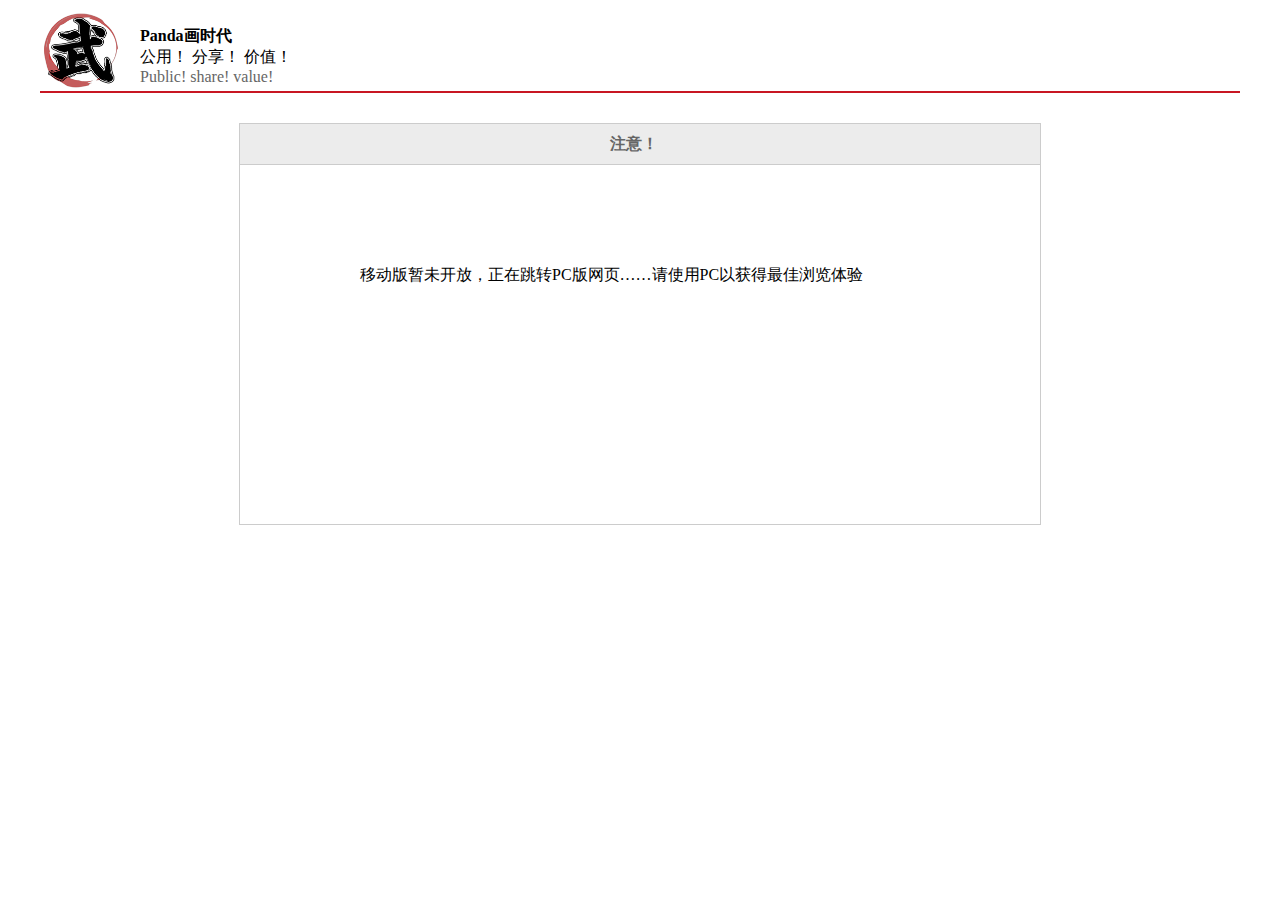
<file: index.html>
<!DOCTYPE html>
<html>
	<head>
		<meta charset="utf-8">
		<title>欢迎！天成的个人博客</title>
		<link rel="icon" href="./个人主页/icon/wrong.ico">
		<link rel="stylesheet" href="./个人主页/jump/jumpcss/jump.css">
		<meta http-equiv="refresh" content="4;url=./个人主页/home/home.html">
	</head>
	
	<body>
		<div class="logo">
			<div class="img"><img src="./个人主页/home/img/I0033_m.png" alt=""></div>
			<div class="silougen">
				<p><span class="text1">
					Panda画时代
				</span>
				<br>公用！ 分享！ 价值！
				<br><span class="text3">
					Public! share! value!
				</span></p>
				
			</div>
		</div>	
			<div class="caution">
				<div class="title">
					<span>注意！</span>
				</div>
				<span class="text">移动版暂未开放，正在跳转PC版网页……请使用PC以获得最佳浏览体验</span>
			</div>
	</body>
</html>
</file>
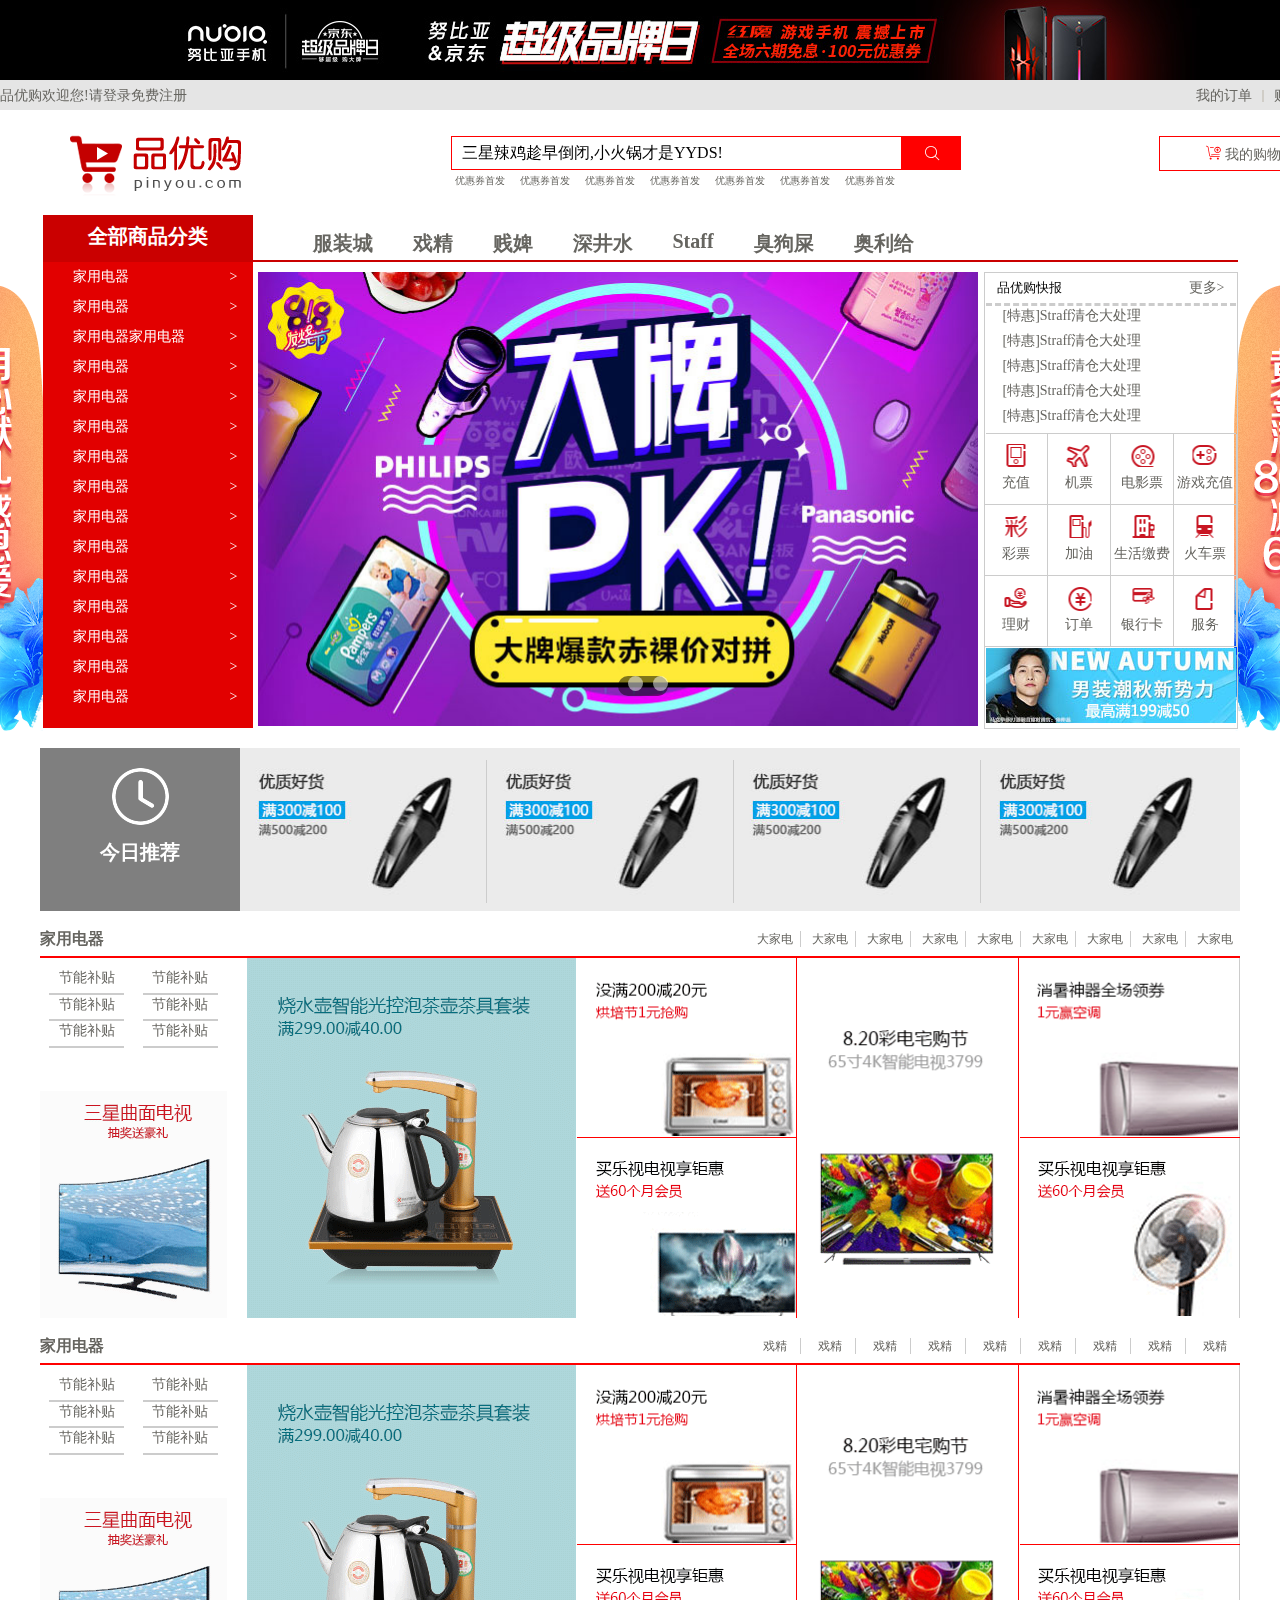
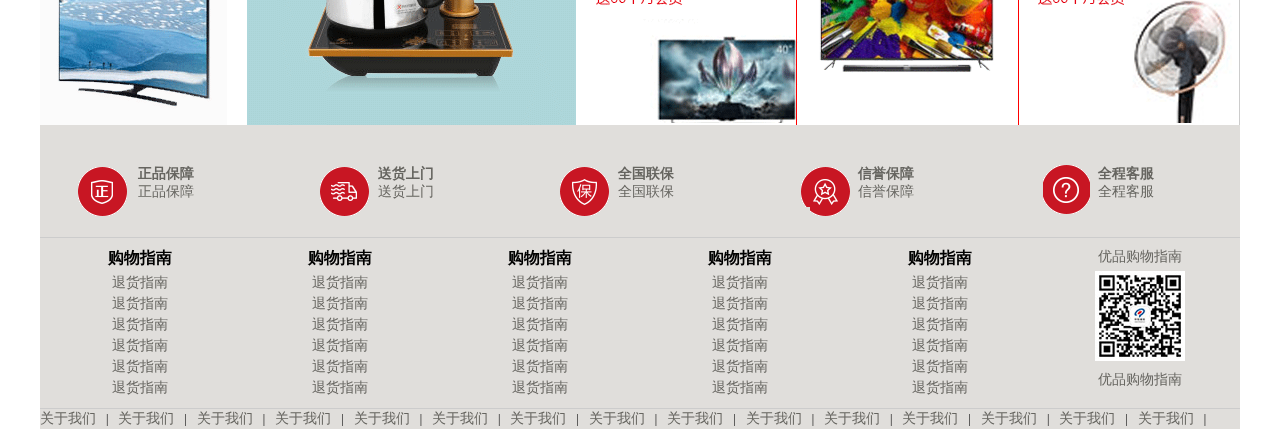
<file: buy.html>
<!DOCTYPE html>
<html>
	<head>
		<meta charset="utf-8">
		<title>品优购-二手Straff交易平台</title>
	</head>
	<link rel="icon" href="favicon.ico">
	<link rel="stylesheet" type="text/css" href="品优样式.css"/>
	<link rel="stylesheet" type="text/css" href="img/iconfont/iconfont.css"/>

	<body>
		<div class="head" id="close">
			<div class="adbox">
				<a href="#" >
					<div class="ad">
						<img src="img/uploads/top_header.jpg" >
					</div>
				</a>
				<a href="#close">X</a>
			</div>
		</div>
		
		<div id="" class="nav">
			<div class="navbox">
				<ul class="left">
					<li>
						<a href="">品优购欢迎您!请登录</a>
					</li>
					
					<li class="red">
						<a href="">免费注册</a>
					</li>
				</ul>
				
				<ul class="you">
					<li>
						<a href="">我的订单</a>
					</li>
					
					<li class="line"></li>
					
					<li>
						<a href="">购买历史
						<i class="iconfont icon-xiangxiajiantou"></i>
						</a>
						
					</li>
					
				</ul>
			</div>
		</div>
		
		<div id="" class="headnav">
			<div id="" class="logo">
				<img src="img/img/logo.png" >
			</div>
			
			<div id="" class="seach">
				<input type="" name="" id="" value="三星辣鸡趁早倒闭,小火锅才是YYDS!" class="seachtext"/>
				<a href="./呸！丑逼.html">
					<div id="" class="buttom">
						<i class="iconfont icon-sousuo"></i>
					</div>
				</a>
				
				
			</div>
			
			<div id="" class="buycar">
				<i class="iconfont icon-gouwuchetianjia"></i>
				<a href="">我的购物车></a>
				<span id="" class="qiqiu">
					8
					
					
				</span>
				
			</div>
			
			<div id="" class="guanjianci">
				<ul>
					<li><a href="">优惠券首发</a></li>
					<li><a href="">优惠券首发</a></li>
					<li><a href="">优惠券首发</a></li>
					<li><a href="">优惠券首发</a></li>
					<li><a href="">优惠券首发</a></li>
					<li><a href="">优惠券首发</a></li>
					<li><a href="">优惠券首发</a></li>
				</ul>
				
			</div>
			
		</div>
		
		<div id="" class="navbottom">
			<div id="" class="fenlei">
				<a href="">全部商品分类</a>
			</div>
			
			<div id="" class="navtext">
				<ul>
					<li><a href="">服装城</a></li>
					<li><a href="">戏精</a></li>
					<li><a href="">贱婢</a></li>
					<li><a href="">深井水</a></li>
					<li><a href="">Staff</a></li>
					<li><a href="">臭狗屎</a></li>
					<li><a href="">奥利给</a></li>
				</ul>
				
			</div>
			
		</div>
		
		<!-- <div id="" class="adfix">
			<img src="img/uploads/jd_bg.png" >
		</div> -->
		
		
		
		<section class="bg">
			
		</section>
		
		<div id="" class="navimgtext">
			
			<div id="" class="leftnav">
				<ul>
					<li>
						<a href="">家用电器<span>></span></a>
					</li>
					<li>
						<a href="">家用电器<span>></span></a>
					</li>
					<li>
						<a href="">家用电器家用电器<span>></span></a>
					</li>
					<li>
						<a href="">家用电器<span>></span></a>
					</li>
					<li>
						<a href="">家用电器<span>></span></a>
					</li>
					<li>
						<a href="">家用电器<span>></span></a>
					</li>
					<li>
						<a href="">家用电器<span>></span></a>
					</li>
					<li>
						<a href="">家用电器<span>></span></a>
					</li>
					<li>
						<a href="">家用电器<span>></span></a>
					</li>
					<li>
						<a href="">家用电器<span>></span></a>
					</li>
					<li>
						<a href="">家用电器<span>></span></a>
					</li>
					<li>
						<a href="">家用电器<span>></span></a>
					</li>
					<li>
						<a href="">家用电器<span>></span></a>
					</li>
					<li>
						<a href="">家用电器<span>></span></a>
					</li>
					<li>
						<a href="">家用电器<span>></span></a>
					</li>
					
					
				</ul>
			</div>
			
			<div id="" class="lunbo">
				<div id="one" class="one"></div>
				<div id="two" class="two"></div>
				<ul>
					<li><a href="#one"></a></li>
					<li><a href="#two"></a></li>
				</ul>
			</div>
			
			<div id="" class="rightbox">
				<div id="" class="kuai">
					<div id="" class="up">
						<div id="" class="title">
							品优购快报
						</div>
						<div id="" class="">
							<a href="" class="more">
								更多>
							</a>
						</div>
					</div>
					<div id="" class="down">
						<ul>
							<li><a href="">[特惠]Straff清仓大处理</a></li>
							<li><a href="">[特惠]Straff清仓大处理</a></li>
							<li><a href="">[特惠]Straff清仓大处理</a></li>
							<li><a href="">[特惠]Straff清仓大处理</a></li>
							<li><a href="">[特惠]Straff清仓大处理</a></li>
						</ul>
					</div>
				</div>
				
				<div id="" class="chongzhi">
					<ul>
						<li>
							<a href="">
								<span class="chong"></span>
								<span class="chongtext">充值</span>
							</a>
						</li>
						
						<li>
							<a href="#">
								<span class="jipiao"></span>
								<span class="jitext">机票</span>
							</a>
						</li>
						
						<li>
							<a href="#">
								<span class="dianyingpiao"></span>
								<span class="diantext">电影票</span>
							</a>
						</li>
						
						<li>
							<a href="">
								<span class="youxi"></span>
								<span class="youxitext">游戏充值</span>
							</a>
						</li>
						
						<li>
							<a href="">
								<span class="caipiao"></span>
								<span class="caitext">彩票</span>
							</a>
						</li>
						
						<li>
							<a href="">
								<span class="jiayou"></span>
								<span class="jiatext">加油</span>
							</a>
						</li>
						
						<li>
							<a href="">
								<span class="shenghuo"></span>
								<span class="shengtext">生活缴费</span>
							</a>
						</li>
						
						<li>
							<a href="">
								<span class="huoche"></span>
								<span class="huotext">火车票</span>
							</a>
						</li>
						
						<li>
							<a href="">
								<span class="licai"></span>
								<span class="litext">理财</span>
							</a>
						</li>
						
						<li>
							<a href="">
								<span class="dingdan"></span>
								<span class="dingtext">订单</span>
							</a>
						</li>
						
						<li>
							<a href="">
								<span class="yinhang"></span>
								<span class="yintext">银行卡</span>
							</a>
						</li>
						
						<li>
							<a href="">
								<span class="fuwu"></span>
								<span class="futext">服务</span>
							</a>
						</li>
						
					</ul>
				</div>
				
				<div id="" class="ad">
					<a href=""><span class="adimg"></span></a>
					
				</div>
				
			</div>
			
			
			
			
		</div>
		
		<div class="tuijian">
			<div class="tou">
				<span class="clock">
					<img src="img/img/clock.png" >
				</span>
				<span class="clocktext">今日推荐</span>
			</div>
			
			<div class="haohuo">
				<ul>
					
					<li><a href=""><img src="img/uploads/re-img1.jpg" ></a></li>
					<li><a href=""><img src="img/uploads/re-img1.jpg" ></a></li>
					<li><a href=""><img src="img/uploads/re-img1.jpg" ></a></li>
					<li><a href=""><img src="img/uploads/re-img1.jpg" ></a></li>
				</ul>
				</div>
				<!-- <div class="clearfix"> -->
			</div>
		</div>
		
		<div class="dianqinav">
			<div class="tip">
				家用电器
			</div>
			
			<div class="tipr">
				<ul>
					<li><a href="">大家电</a></li>
					<li><a href="">大家电</a></li>
					<li><a href="">大家电</a></li>
					<li><a href="">大家电</a></li>
					<li><a href="">大家电</a></li>
					<li><a href="">大家电</a></li>
					<li><a href="">大家电</a></li>
					<li><a href="">大家电</a></li>
					<li><a href="">大家电</a></li>
				</ul>
				
			</div>
		</div>
		
		<div class="dianqi">
			<div class="left">
				<div class="boxl">
					<div class="jieneng">
						<ul class="bul">
							<li><a href="">节能补贴</a></li>
							<li><a href="">节能补贴</a></li>
							<li><a href="">节能补贴</a></li>
						</ul>
						
						<ul class="bur">
							<li><a href="">节能补贴</a></li>
							<li><a href="">节能补贴</a></li>
							<li><a href="">节能补贴</a></li>
						</ul>
						
					</div>
					
					<div class="dianshi">
						<a href=""><img src="img/uploads/floor-1-1.png" ></a>
					</div>
					
				</div>
				
				<div class="boxr">
					<span>
						<a href=""><img src="img/uploads/floor-1-b01.png" ></a>
						
					</span>
				</div>
				
			</div>
			
			<div class="right">
				<div class="boxl">
					<div class="up">
						<a href=""><img src="img/uploads/floor-1-2.png" ></a>
					</div>
					<div class="down">
						<a href=""><img src="img/uploads/floor-1-3.png" ></a>
					</div>
				</div>
				<div class="boxm">
					<a href=""><img src="img/uploads/floor-1-4.png" ></a>
				</div>
				<div class="boxr">
					<div class="up">
						<a href=""><img src="img/uploads/floor-1-5.png" ></a>
					</div>
					<div class="down">
						<a href=""><img src="img/uploads/floor-1-6.png" ></a>
					</div>
				</div>
			</div>
			
		</div>
		
		<div class="dianqinav">
			<div class="tip">
				家用电器
			</div>
			
			<div class="tipr">
				<ul>
					<li><a href="">戏精</a></li>
					<li><a href="">戏精</a></li>
					<li><a href="">戏精</a></li>
					<li><a href="">戏精</a></li>
					<li><a href="">戏精</a></li>
					<li><a href="">戏精</a></li>
					<li><a href="">戏精</a></li>
					<li><a href="">戏精</a></li>
					<li><a href="">戏精</a></li>
				</ul>
				
			</div>
		</div>
		
		<div class="dianqi">
			<div class="left">
				<div class="boxl">
					<div class="jieneng">
						<ul class="bul">
							<li><a href="">节能补贴</a></li>
							<li><a href="">节能补贴</a></li>
							<li><a href="">节能补贴</a></li>
						</ul>
						
						<ul class="bur">
							<li><a href="">节能补贴</a></li>
							<li><a href="">节能补贴</a></li>
							<li><a href="">节能补贴</a></li>
						</ul>
						
					</div>
					
					<div class="dianshi">
						<a href=""><img src="img/uploads/floor-1-1.png" ></a>
					</div>
					
				</div>
				
				<div class="boxr">
					<span>
						<a href=""><img src="img/uploads/floor-1-b01.png" ></a>
						
					</span>
				</div>
				
			</div>
			
			<div class="right">
				<div class="boxl">
					<div class="up">
						<a href=""><img src="img/uploads/floor-1-2.png" ></a>
					</div>
					<div class="down">
						<a href=""><img src="img/uploads/floor-1-3.png" ></a>
					</div>
				</div>
				<div class="boxm">
					<a href=""><img src="img/uploads/floor-1-4.png" ></a>
				</div>
				<div class="boxr">
					<div class="up">
						<a href=""><img src="img/uploads/floor-1-5.png" ></a>
					</div>
					<div class="down">
						<a href=""><img src="img/uploads/floor-1-6.png" ></a>
					</div>
				</div>
			</div>
			
		</div>
		
		<div class="shadow">
			<div class="zhengpin">
				<div class="box">
					<div class="boxm">
						<a href="">
							<div class="img1">
								
							</div>
							<h4>正品保障</h4>
							<p>正品保障</p>
						</a>
					</div>
					
				</div>
				<div class="box">
					<div class="boxm">
						<a href="">
							<div class="img2">
								
							</div>
							<h4>送货上门</h4>
							<p>送货上门</p>
						</a>
					</div>
				</div>
				<div class="box">
					<div class="boxm">
						<a href="">
							<div class="img3">
								
							</div>
							<h4>全国联保</h4>
							<p>全国联保</p>
						</a>
					</div>
				</div>
				<div class="box">
					<div class="boxm">
						<a href="">
							<div class="img4">
								
							</div>
							<h4>信誉保障</h4>
							<p>信誉保障</p>
						</a>
					</div>
				</div>
				<div class="box">
					<div class="boxm">
						<a href="">
							<div class="img5">
								
							</div>
							<h4>全程客服</h4>
							<p>全程客服</p>
						</a>
					</div>
				</div>
				
				
			</div>
			
			<div class="zhinan">
				<div class="zhi">
					<dl>
						<dt>购物指南</dt>
						<dd><a href="">退货指南</a></dd>
						<dd><a href="">退货指南</a></dd>
						<dd><a href="">退货指南</a></dd>
						<dd><a href="">退货指南</a></dd>
						<dd><a href="">退货指南</a></dd>
						<dd><a href="">退货指南</a></dd>
					</dl>
				</div>
				<div class="zhi">
					<dl>
						<dt>购物指南</dt>
						<dd><a href="">退货指南</a></dd>
						<dd><a href="">退货指南</a></dd>
						<dd><a href="">退货指南</a></dd>
						<dd><a href="">退货指南</a></dd>
						<dd><a href="">退货指南</a></dd>
						<dd><a href="">退货指南</a></dd>
					</dl>
				</div>
				<div class="zhi">
					<dl>
						<dt>购物指南</dt>
						<dd><a href="">退货指南</a></dd>
						<dd><a href="">退货指南</a></dd>
						<dd><a href="">退货指南</a></dd>
						<dd><a href="">退货指南</a></dd>
						<dd><a href="">退货指南</a></dd>
						<dd><a href="">退货指南</a></dd>
					</dl>
				</div>
				<div class="zhi">
					<dl>
						<dt>购物指南</dt>
						<dd><a href="">退货指南</a></dd>
						<dd><a href="">退货指南</a></dd>
						<dd><a href="">退货指南</a></dd>
						<dd><a href="">退货指南</a></dd>
						<dd><a href="">退货指南</a></dd>
						<dd><a href="">退货指南</a></dd>
					</dl>
				</div>
				<div class="zhi">
					<dl>
						<dt>购物指南</dt>
						<dd><a href="">退货指南</a></dd>
						<dd><a href="">退货指南</a></dd>
						<dd><a href="">退货指南</a></dd>
						<dd><a href="">退货指南</a></dd>
						<dd><a href="">退货指南</a></dd>
						<dd><a href="">退货指南</a></dd>
					</dl>
				</div>
				
				<div class="erwei">
					<a href="">优品购物指南</a>
					<img src="img/img/wx_cz.jpg" >
					<a href="">优品购物指南</a>
				</div>
				
			</div>
			
			<section class="guanyu">
					<p><a href="">关于我们</a></p>
					<span>|</span>
					<p><a href="">关于我们</a></p>
					<span>|</span>
					<p><a href="">关于我们</a></p>
					<span>|</span>
					<p><a href="">关于我们</a></p>
					<span>|</span>
					<p><a href="">关于我们</a></p>
					<span>|</span>
					<p><a href="">关于我们</a></p>
					<span>|</span>
					<p><a href="">关于我们</a></p>
					<span>|</span>
					<p><a href="">关于我们</a></p>
					<span>|</span>
					<p><a href="">关于我们</a></p>
					<span>|</span>
					<p><a href="">关于我们</a></p>
					<span>|</span>
					<p><a href="">关于我们</a></p>
					<span>|</span>
					<p><a href="">关于我们</a></p>
					<span>|</span>
					<p><a href="">关于我们</a></p>
					<span>|</span>
					<p><a href="">关于我们</a></p>
					<span>|</span>
					<p><a href="">关于我们</a></p>
					<span>|</span>
				
			</section>
		</div>
		
		
		
	</body>
</html>
</file>
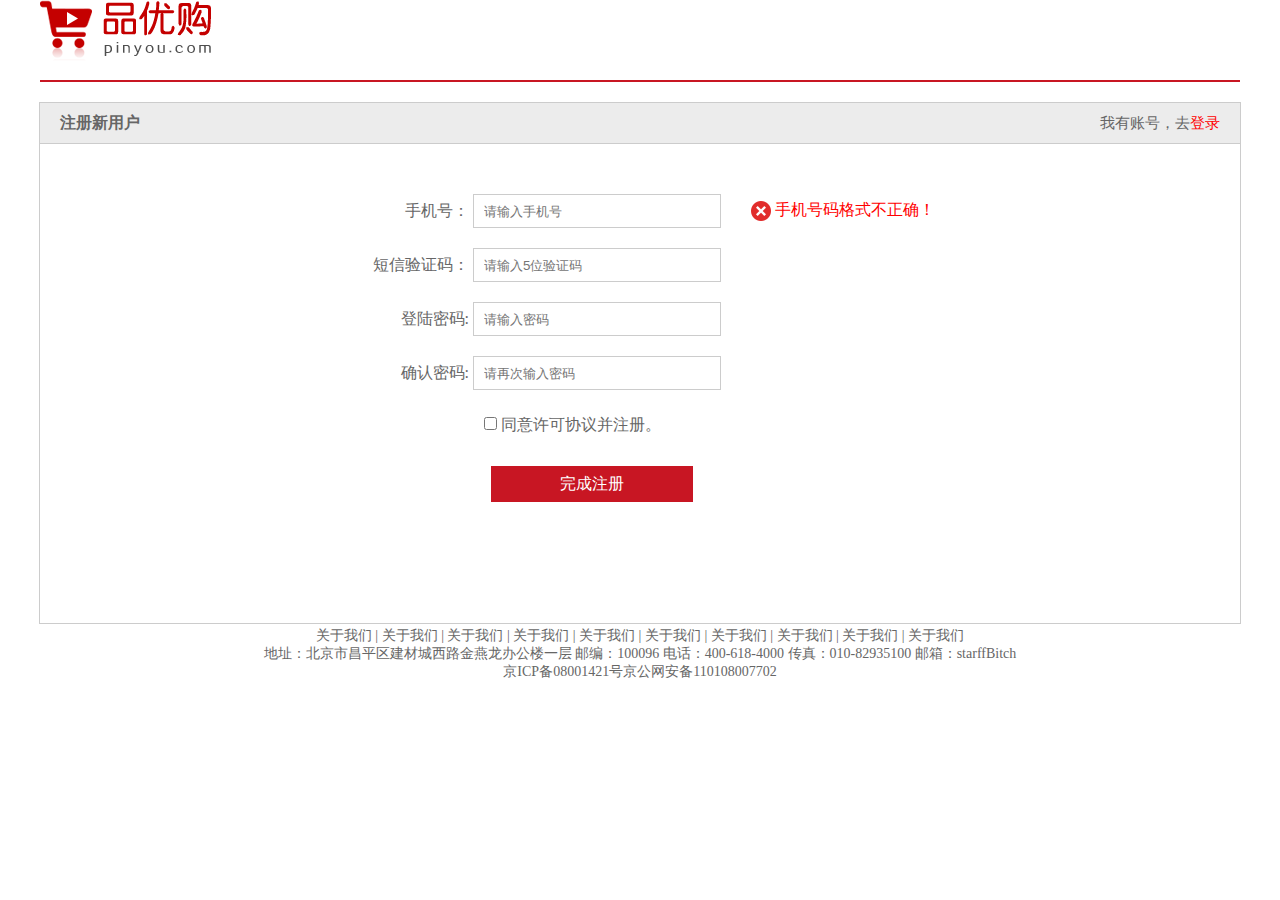
<file: 注册界面.html>
<!DOCTYPE html>
<html>
	<head>
		<meta charset="utf-8">
		<!-- 设置关键字 -->
		<meta name="Keywords" content="网上购物,网上商城,手机,笔记本,电脑,MP3,CD,VCD,DV,相机,数码,配件,手表,存储卡,品优购"/>
		<!-- 设置简介 -->
		<meta name="Description" content="品优购-专业的综合网上购物商城,销售家电、数码通讯、电脑、家居百货、服装服饰、母婴、图书、食品等数万个品牌优质商品.便捷、诚信的服务，为您提供愉悦的网上购物体验!"/>
		<!-- 设置标题 -->
		<title>品优购-用户注册-二手Straff交易平台</title>
	</head>
	<!-- 设置图标 -->
	<link rel="stylesheet" type="text/css" href="img/iconfont/iconfont.css"/>
	
	<link rel="stylesheet" type="text/css" href="注册界面.css"/>
	<body>
		<section class="head">
			<div class="head-logo">
				<a href=""><img src="./img/img/logo.png" ></a>
				
			</div>
			
			
		</section>
		
		<div class="boxm">
			<div class="title">
				<span class="l">注册新用户</span>
				<span class="r">我有账号，去<a href="" class="fontred">登录</a></span>
				
			</div>
			
			<div class="biaodan">
				<div class="l">
					<div class="kuang">
						<label>手机号：</label>
						<input id="shouji" type="number" placeholder="请输入手机号">
					</div>
					
					<div class="kuang">
						<label>短信验证码：</label>
						<input type="number" placeholder="请输入5位验证码">
					</div>
					
					<div class="kuang">
						<label>登陆密码:</label>
						<input type="password" placeholder="请输入密码">
					</div>
					
					<div class="kuang">
						<label>确认密码:</label>
						<input type="password" placeholder="请再次输入密码">
					</div>
					
					<div class="xieyi">
						<input type="checkbox" name="" id="" value=""/><label for=""></label>
						<label>同意许可协议并注册。</label>
					</div>
					
					<div class="wancheng">
						<a href="">完成注册</a>
					</div>
					
				</div>
				
				<div class="r">
					<div class="yincang">
						<img src="img/img/wrong.png" >
						<label class="fontred" >手机号码格式不正确！</label>
					</div>
				</div>
			</div>
		</div>
		
		<div class="foot">
			<div class="guanyu">
				<p><a href="">关于我们</a></p>
				<span>|</span>
				<p><a href="">关于我们</a></p>
				<span>|</span>
				<p><a href="">关于我们</a></p>
				<span>|</span>
				<p><a href="">关于我们</a></p>
				<span>|</span>
				<p><a href="">关于我们</a></p>
				<span>|</span>
				<p><a href="">关于我们</a></p>
				<span>|</span>
				<p><a href="">关于我们</a></p>
				<span>|</span>
				<p><a href="">关于我们</a></p>
				<span>|</span>
				<p><a href="">关于我们</a></p>
				<span>|</span>
				<p><a href="">关于我们</a></p>
				<br>
			</div>
			<div class="dizhi">
				<p>地址：北京市昌平区建材城西路金燕龙办公楼一层 邮编：100096 电话：400-618-4000 传真：010-82935100 邮箱：starffBitch</p>
			</div>
			<div class="beian">
				<p>京ICP备08001421号京公网安备110108007702</p>
			</div>
		</div>
		
	</body>
</html>
</file>
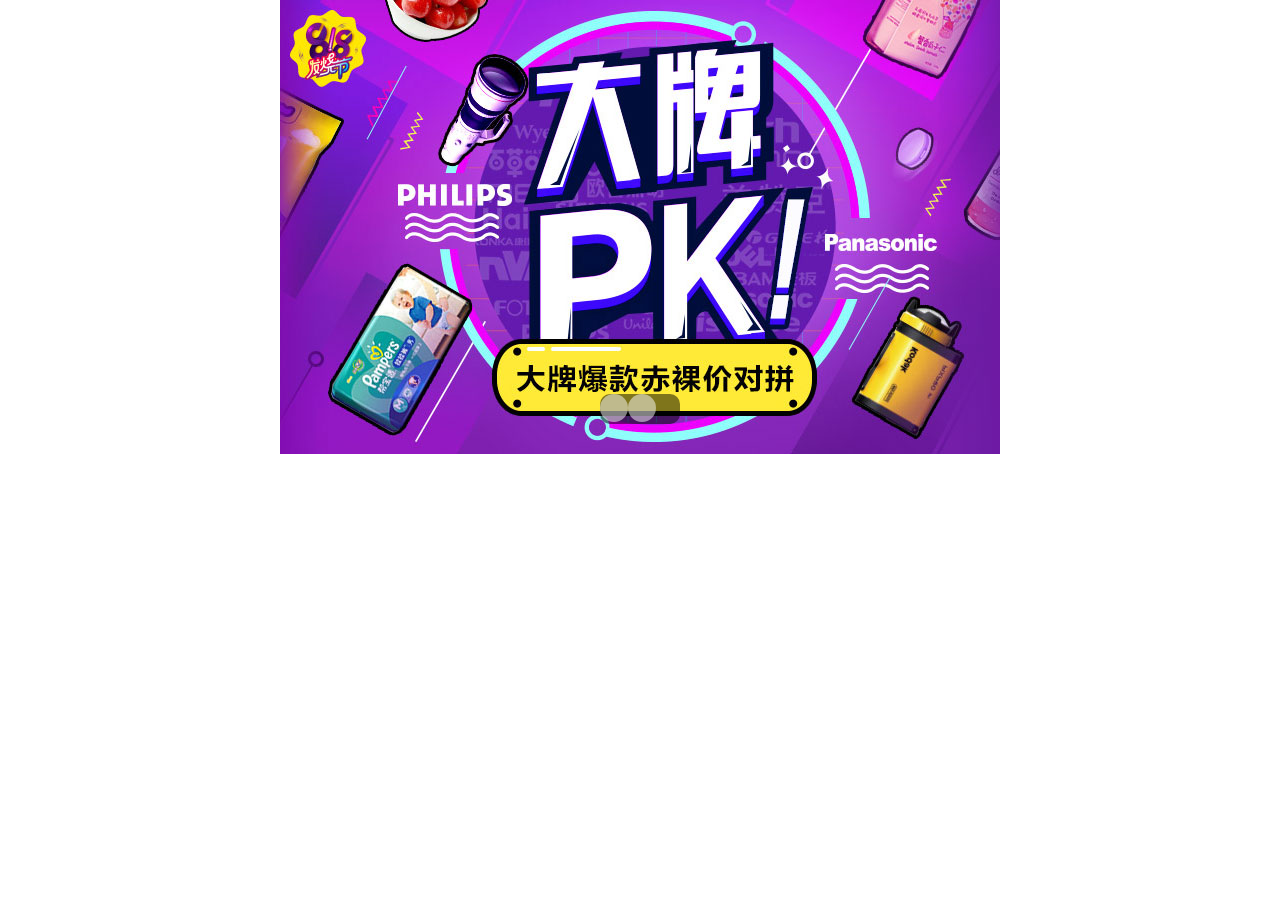
<file: 测试.html>
<!DOCTYPE html>
<html>
	<head>
		<meta charset="utf-8">
		<title></title>
		
		<style type="text/css">
			
		</style>
		
	</head>
	<link rel="stylesheet" type="text/css" href="测试.css"/>
	<body>
		<div id="">
			<div id="" class="lunbo">
				<div id="" class="box">
					<!-- <img src="img/uploads/banner%20-%20副本.jpg" class="one" id="one">
					<img src="img/uploads/banner.jpg" class="two" id="two"> -->
					
					<div id="one" class="one"></div>
					<div id="two" class="two"></div>
					
					<div class="botbox">
						<div class="bot"><a href="#one"></a></div>
						<div class="bot"><a href="#two"></a></div>
					</div>
				</div>
				
				
				
			</div>
		</div>
	</body>
</html>
</file>
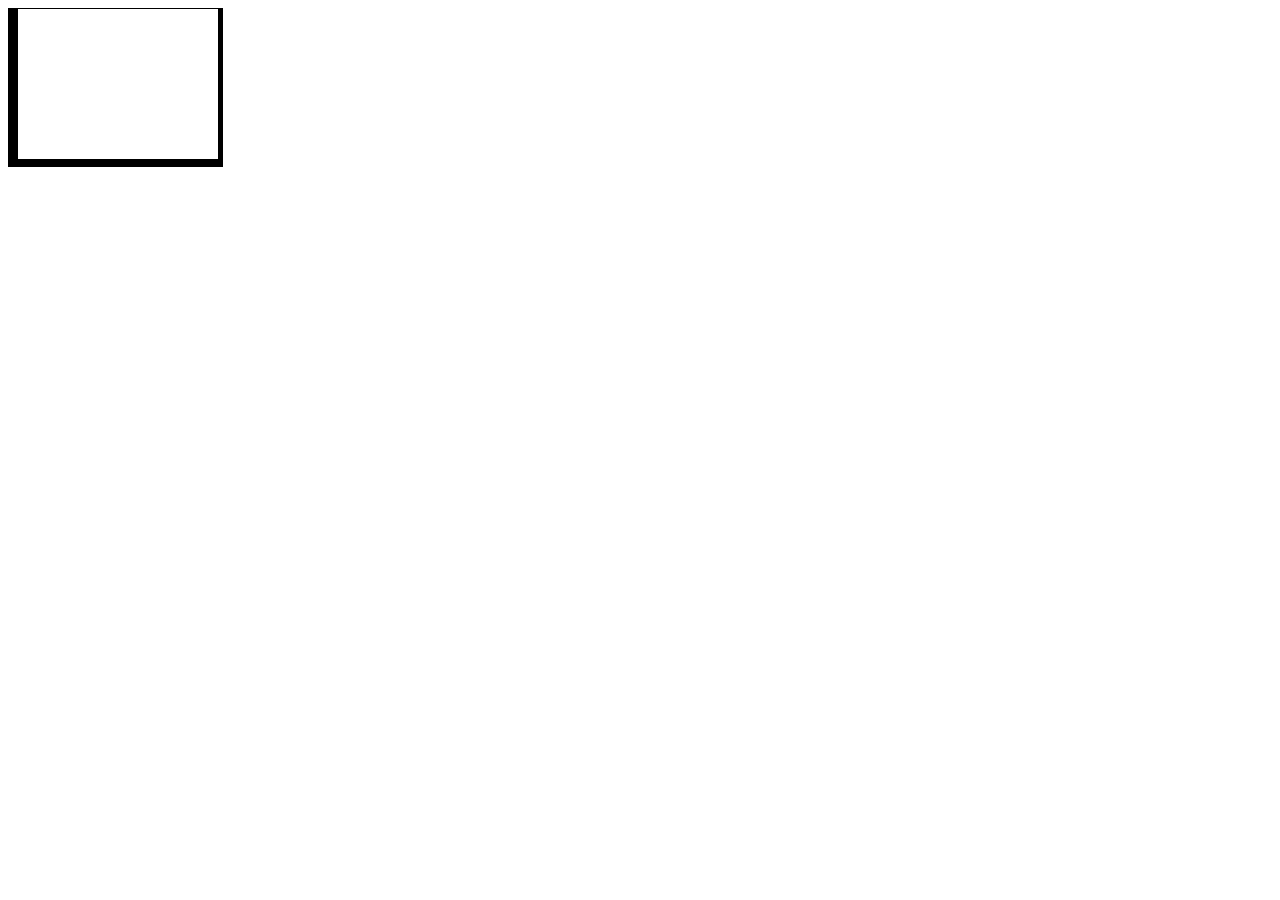
<file: 测试2.html>
<!DOCTYPE html>
<html>
	<head>
		<meta charset="utf-8">
		<title></title>
		<style type="text/css">
			.box{
				width: 200px;
				height: 150px;
				border-width: 1px 5px 8px 10px;
				border-color:#000000;
				border-style:solid;
			}
		</style>
	</head>
	<body>
		<div id="" class="box">
			
		</div>
	</body>
</html>
</file>
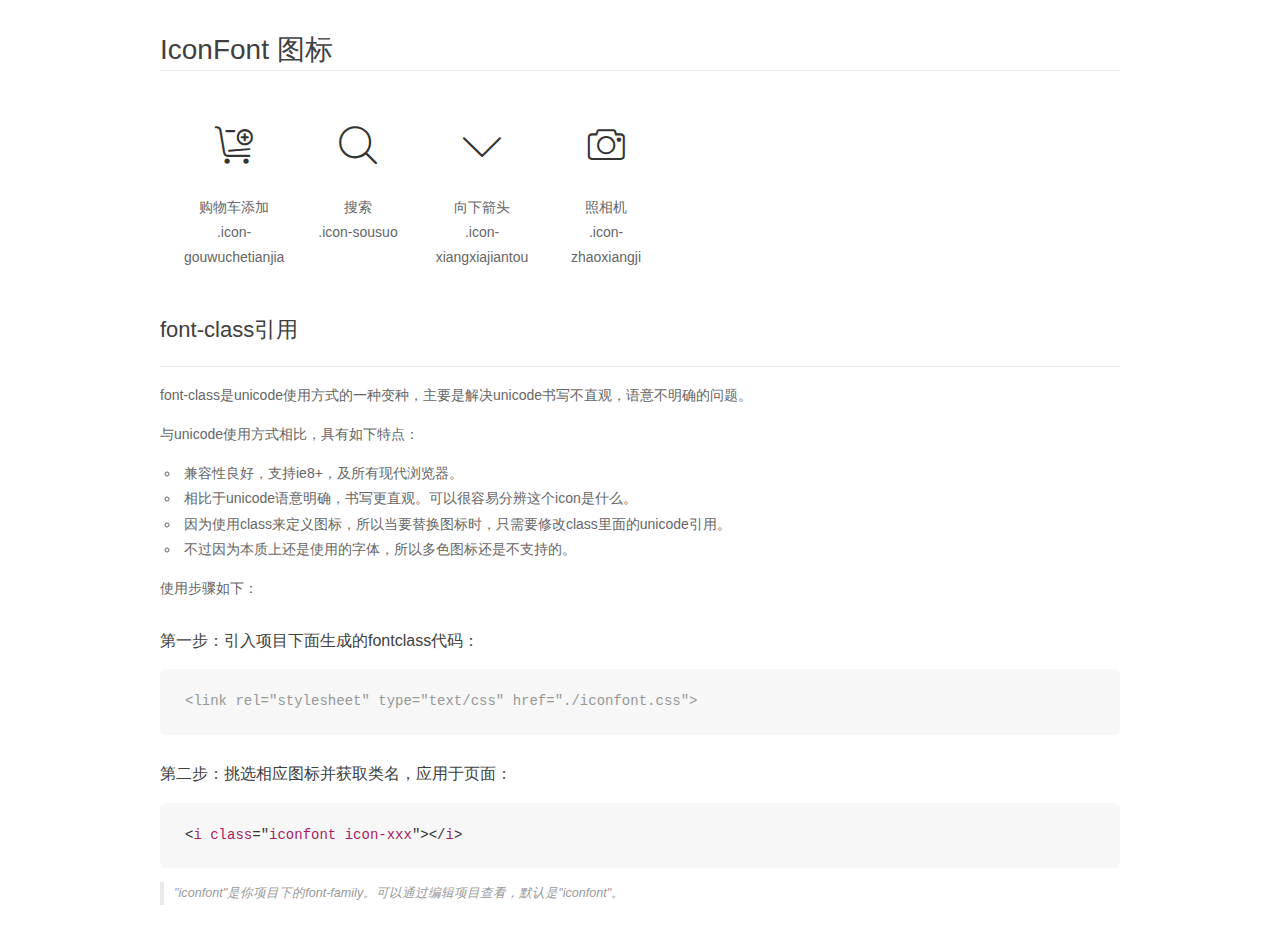
<file: img/iconfont/demo_fontclass.html>
<!DOCTYPE html>
<html>
<head>
    <meta charset="utf-8"/>
    <title>IconFont</title>
    <link rel="stylesheet" href="demo.css">
    <link rel="stylesheet" href="iconfont.css">
</head>
<body>
    <div class="main markdown">
        <h1>IconFont 图标</h1>
        <ul class="icon_lists clear">
            
                <li>
                <i class="icon iconfont icon-gouwuchetianjia"></i>
                    <div class="name">购物车添加</div>
                    <div class="fontclass">.icon-gouwuchetianjia</div>
                </li>
            
                <li>
                <i class="icon iconfont icon-sousuo"></i>
                    <div class="name">搜索</div>
                    <div class="fontclass">.icon-sousuo</div>
                </li>
            
                <li>
                <i class="icon iconfont icon-xiangxiajiantou"></i>
                    <div class="name">向下箭头</div>
                    <div class="fontclass">.icon-xiangxiajiantou</div>
                </li>
            
                <li>
                <i class="icon iconfont icon-zhaoxiangji"></i>
                    <div class="name">照相机</div>
                    <div class="fontclass">.icon-zhaoxiangji</div>
                </li>
            
        </ul>

        <h2 id="font-class-">font-class引用</h2>
        <hr>

        <p>font-class是unicode使用方式的一种变种，主要是解决unicode书写不直观，语意不明确的问题。</p>
        <p>与unicode使用方式相比，具有如下特点：</p>
        <ul>
        <li>兼容性良好，支持ie8+，及所有现代浏览器。</li>
        <li>相比于unicode语意明确，书写更直观。可以很容易分辨这个icon是什么。</li>
        <li>因为使用class来定义图标，所以当要替换图标时，只需要修改class里面的unicode引用。</li>
        <li>不过因为本质上还是使用的字体，所以多色图标还是不支持的。</li>
        </ul>
        <p>使用步骤如下：</p>
        <h3 id="-fontclass-">第一步：引入项目下面生成的fontclass代码：</h3>


        <pre><code class="lang-js hljs javascript"><span class="hljs-comment">&lt;link rel="stylesheet" type="text/css" href="./iconfont.css"&gt;</span></code></pre>
        <h3 id="-">第二步：挑选相应图标并获取类名，应用于页面：</h3>
        <pre><code class="lang-css hljs">&lt;<span class="hljs-selector-tag">i</span> <span class="hljs-selector-tag">class</span>="<span class="hljs-selector-tag">iconfont</span> <span class="hljs-selector-tag">icon-xxx</span>"&gt;&lt;/<span class="hljs-selector-tag">i</span>&gt;</code></pre>
        <blockquote>
        <p>"iconfont"是你项目下的font-family。可以通过编辑项目查看，默认是"iconfont"。</p>
        </blockquote>
    </div>
</body>
</html>
</file>
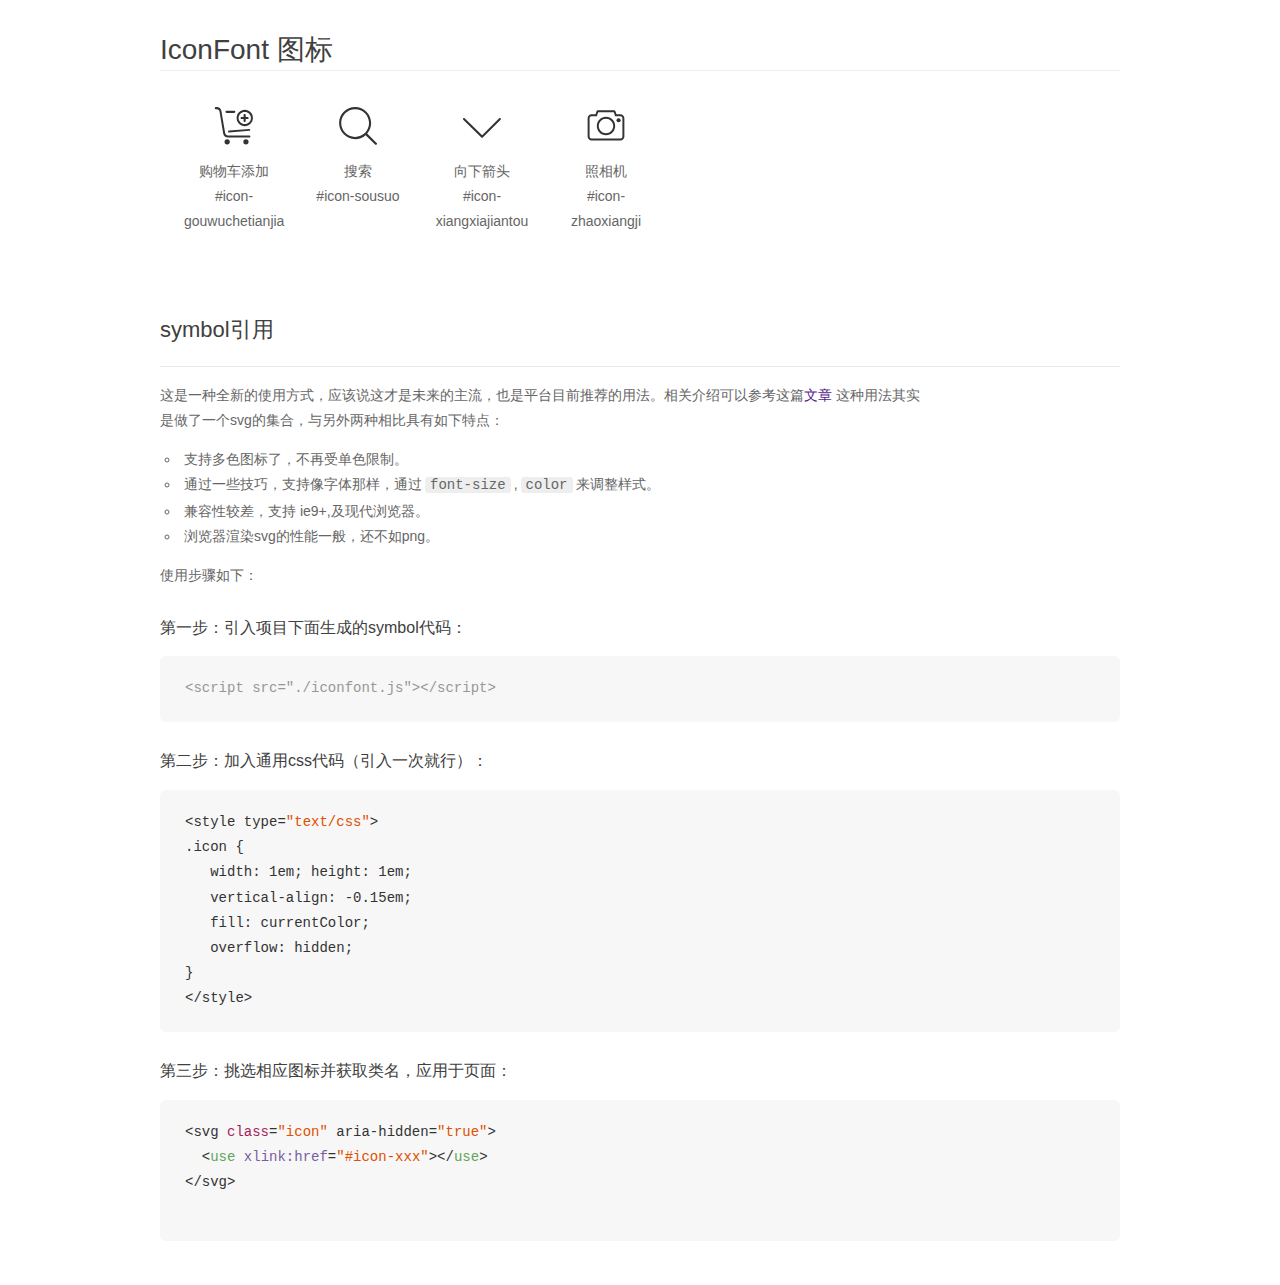
<file: img/iconfont/demo_symbol.html>
<!DOCTYPE html>
<html>
<head>
    <meta charset="utf-8"/>
    <title>IconFont</title>
    <link rel="stylesheet" href="demo.css">
    <script src="iconfont.js"></script>

    <style type="text/css">
        .icon {
          /* 通过设置 font-size 来改变图标大小 */
          width: 1em; height: 1em;
          /* 图标和文字相邻时，垂直对齐 */
          vertical-align: -0.15em;
          /* 通过设置 color 来改变 SVG 的颜色/fill */
          fill: currentColor;
          /* path 和 stroke 溢出 viewBox 部分在 IE 下会显示
             normalize.css 中也包含这行 */
          overflow: hidden;
        }

    </style>
</head>
<body>
    <div class="main markdown">
        <h1>IconFont 图标</h1>
        <ul class="icon_lists clear">
            
                <li>
                    <svg class="icon" aria-hidden="true">
                        <use xlink:href="#icon-gouwuchetianjia"></use>
                    </svg>
                    <div class="name">购物车添加</div>
                    <div class="fontclass">#icon-gouwuchetianjia</div>
                </li>
            
                <li>
                    <svg class="icon" aria-hidden="true">
                        <use xlink:href="#icon-sousuo"></use>
                    </svg>
                    <div class="name">搜索</div>
                    <div class="fontclass">#icon-sousuo</div>
                </li>
            
                <li>
                    <svg class="icon" aria-hidden="true">
                        <use xlink:href="#icon-xiangxiajiantou"></use>
                    </svg>
                    <div class="name">向下箭头</div>
                    <div class="fontclass">#icon-xiangxiajiantou</div>
                </li>
            
                <li>
                    <svg class="icon" aria-hidden="true">
                        <use xlink:href="#icon-zhaoxiangji"></use>
                    </svg>
                    <div class="name">照相机</div>
                    <div class="fontclass">#icon-zhaoxiangji</div>
                </li>
            
        </ul>


        <h2 id="symbol-">symbol引用</h2>
        <hr>

        <p>这是一种全新的使用方式，应该说这才是未来的主流，也是平台目前推荐的用法。相关介绍可以参考这篇<a href="">文章</a>
        这种用法其实是做了一个svg的集合，与另外两种相比具有如下特点：</p>
        <ul>
          <li>支持多色图标了，不再受单色限制。</li>
          <li>通过一些技巧，支持像字体那样，通过<code>font-size</code>,<code>color</code>来调整样式。</li>
          <li>兼容性较差，支持 ie9+,及现代浏览器。</li>
          <li>浏览器渲染svg的性能一般，还不如png。</li>
        </ul>
        <p>使用步骤如下：</p>
        <h3 id="-symbol-">第一步：引入项目下面生成的symbol代码：</h3>
        <pre><code class="lang-js hljs javascript"><span class="hljs-comment">&lt;script src="./iconfont.js"&gt;&lt;/script&gt;</span></code></pre>
        <h3 id="-css-">第二步：加入通用css代码（引入一次就行）：</h3>
        <pre><code class="lang-js hljs javascript">&lt;style type=<span class="hljs-string">"text/css"</span>&gt;
.icon {
   width: <span class="hljs-number">1</span>em; height: <span class="hljs-number">1</span>em;
   vertical-align: <span class="hljs-number">-0.15</span>em;
   fill: currentColor;
   overflow: hidden;
}
&lt;<span class="hljs-regexp">/style&gt;</span></code></pre>
        <h3 id="-">第三步：挑选相应图标并获取类名，应用于页面：</h3>
        <pre><code class="lang-js hljs javascript">&lt;svg <span class="hljs-class"><span class="hljs-keyword">class</span></span>=<span class="hljs-string">"icon"</span> aria-hidden=<span class="hljs-string">"true"</span>&gt;<span class="xml"><span class="hljs-tag">
  &lt;<span class="hljs-name">use</span> <span class="hljs-attr">xlink:href</span>=<span class="hljs-string">"#icon-xxx"</span>&gt;</span><span class="hljs-tag">&lt;/<span class="hljs-name">use</span>&gt;</span>
</span>&lt;<span class="hljs-regexp">/svg&gt;
        </span></code></pre>
    </div>
</body>
</html>
</file>
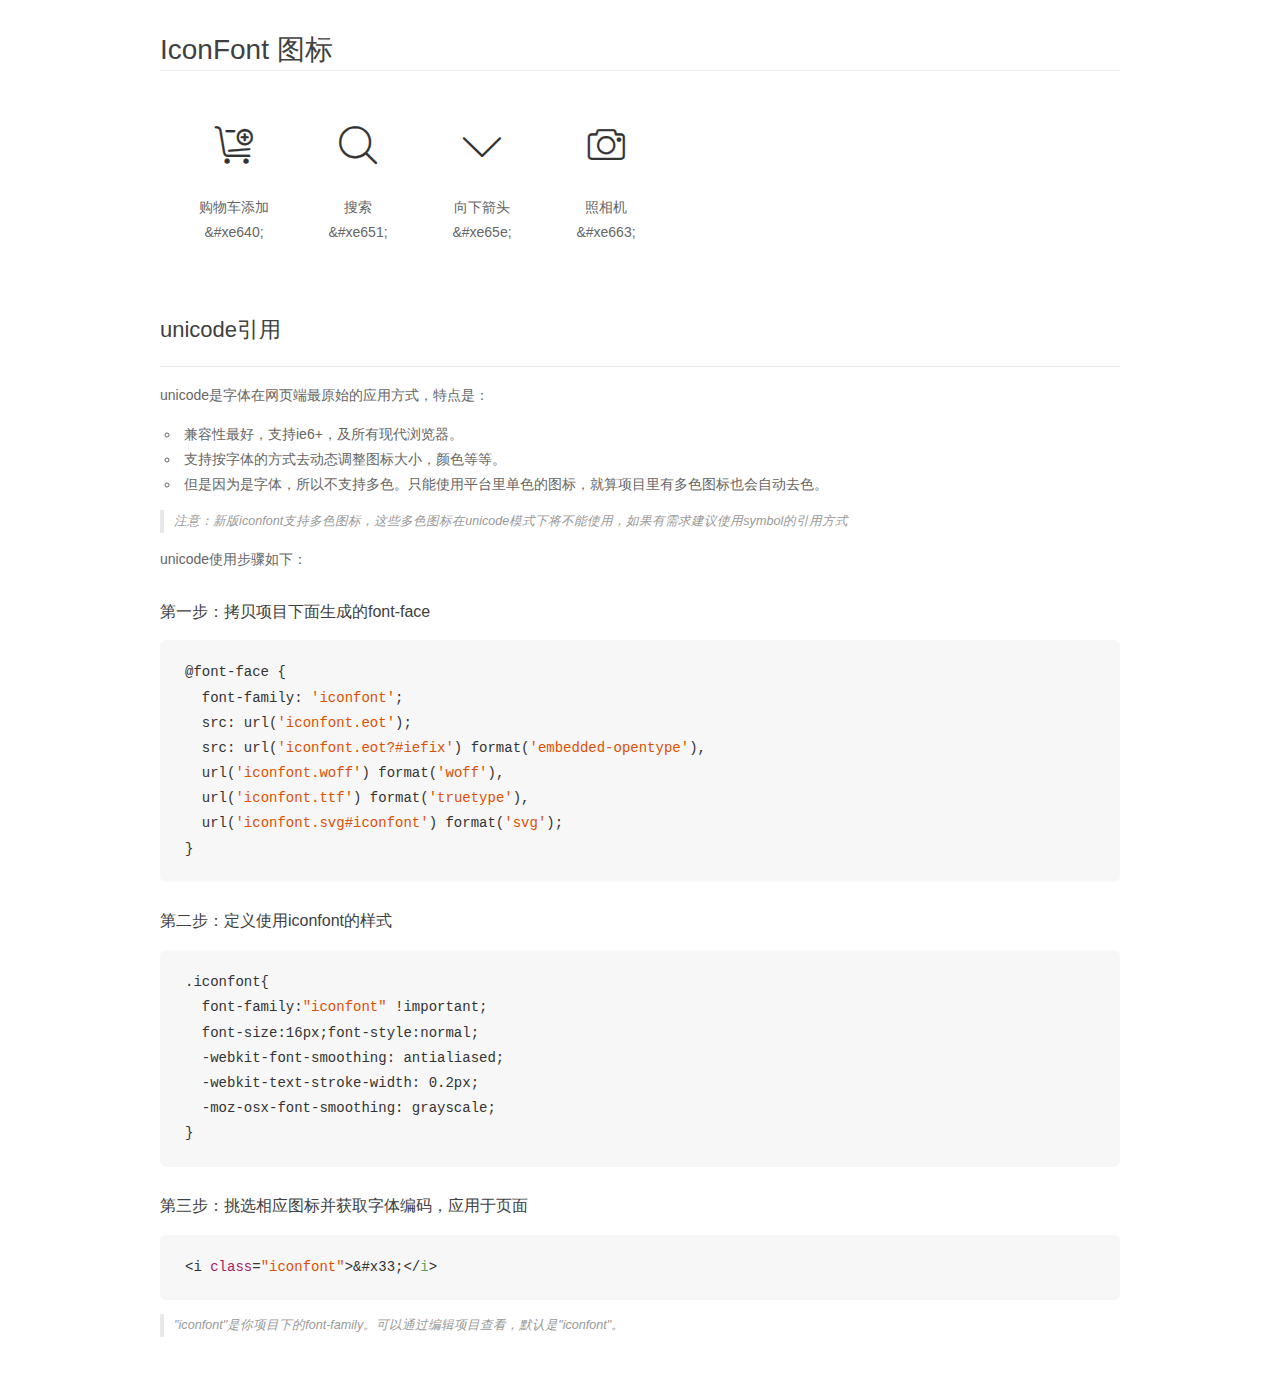
<file: img/iconfont/demo_unicode.html>
<!DOCTYPE html>
<html>
<head>
    <meta charset="utf-8"/>
    <title>IconFont</title>
    <link rel="stylesheet" href="demo.css">

    <style type="text/css">

        @font-face {font-family: "iconfont";
          src: url('iconfont.eot'); /* IE9*/
          src: url('iconfont.eot#iefix') format('embedded-opentype'), /* IE6-IE8 */
          url('iconfont.woff') format('woff'), /* chrome, firefox */
          url('iconfont.ttf') format('truetype'), /* chrome, firefox, opera, Safari, Android, iOS 4.2+*/
          url('iconfont.svg#iconfont') format('svg'); /* iOS 4.1- */
        }

        .iconfont {
          font-family:"iconfont" !important;
          font-size:16px;
          font-style:normal;
          -webkit-font-smoothing: antialiased;
          -webkit-text-stroke-width: 0.2px;
          -moz-osx-font-smoothing: grayscale;
        }

    </style>
</head>
<body>
    <div class="main markdown">
        <h1>IconFont 图标</h1>
        <ul class="icon_lists clear">
            
                <li>
                <i class="icon iconfont">&#xe640;</i>
                    <div class="name">购物车添加</div>
                    <div class="code">&amp;#xe640;</div>
                </li>
            
                <li>
                <i class="icon iconfont">&#xe651;</i>
                    <div class="name">搜索</div>
                    <div class="code">&amp;#xe651;</div>
                </li>
            
                <li>
                <i class="icon iconfont">&#xe65e;</i>
                    <div class="name">向下箭头</div>
                    <div class="code">&amp;#xe65e;</div>
                </li>
            
                <li>
                <i class="icon iconfont">&#xe663;</i>
                    <div class="name">照相机</div>
                    <div class="code">&amp;#xe663;</div>
                </li>
            
        </ul>
        <h2 id="unicode-">unicode引用</h2>
        <hr>

        <p>unicode是字体在网页端最原始的应用方式，特点是：</p>
        <ul>
        <li>兼容性最好，支持ie6+，及所有现代浏览器。</li>
        <li>支持按字体的方式去动态调整图标大小，颜色等等。</li>
        <li>但是因为是字体，所以不支持多色。只能使用平台里单色的图标，就算项目里有多色图标也会自动去色。</li>
        </ul>
        <blockquote>
        <p>注意：新版iconfont支持多色图标，这些多色图标在unicode模式下将不能使用，如果有需求建议使用symbol的引用方式</p>
        </blockquote>
        <p>unicode使用步骤如下：</p>
        <h3 id="-font-face">第一步：拷贝项目下面生成的font-face</h3>
        <pre><code class="lang-js hljs javascript">@font-face {
  font-family: <span class="hljs-string">'iconfont'</span>;
  src: url(<span class="hljs-string">'iconfont.eot'</span>);
  src: url(<span class="hljs-string">'iconfont.eot?#iefix'</span>) format(<span class="hljs-string">'embedded-opentype'</span>),
  url(<span class="hljs-string">'iconfont.woff'</span>) format(<span class="hljs-string">'woff'</span>),
  url(<span class="hljs-string">'iconfont.ttf'</span>) format(<span class="hljs-string">'truetype'</span>),
  url(<span class="hljs-string">'iconfont.svg#iconfont'</span>) format(<span class="hljs-string">'svg'</span>);
}
</code></pre>
        <h3 id="-iconfont-">第二步：定义使用iconfont的样式</h3>
        <pre><code class="lang-js hljs javascript">.iconfont{
  font-family:<span class="hljs-string">"iconfont"</span> !important;
  font-size:<span class="hljs-number">16</span>px;font-style:normal;
  -webkit-font-smoothing: antialiased;
  -webkit-text-stroke-width: <span class="hljs-number">0.2</span>px;
  -moz-osx-font-smoothing: grayscale;
}
</code></pre>
        <h3 id="-">第三步：挑选相应图标并获取字体编码，应用于页面</h3>
        <pre><code class="lang-js hljs javascript">&lt;i <span class="hljs-class"><span class="hljs-keyword">class</span></span>=<span class="hljs-string">"iconfont"</span>&gt;&amp;#x33;<span class="xml"><span class="hljs-tag">&lt;/<span class="hljs-name">i</span>&gt;</span></span></code></pre>

        <blockquote>
        <p>"iconfont"是你项目下的font-family。可以通过编辑项目查看，默认是"iconfont"。</p>
        </blockquote>
    </div>


</body>
</html>
</file>
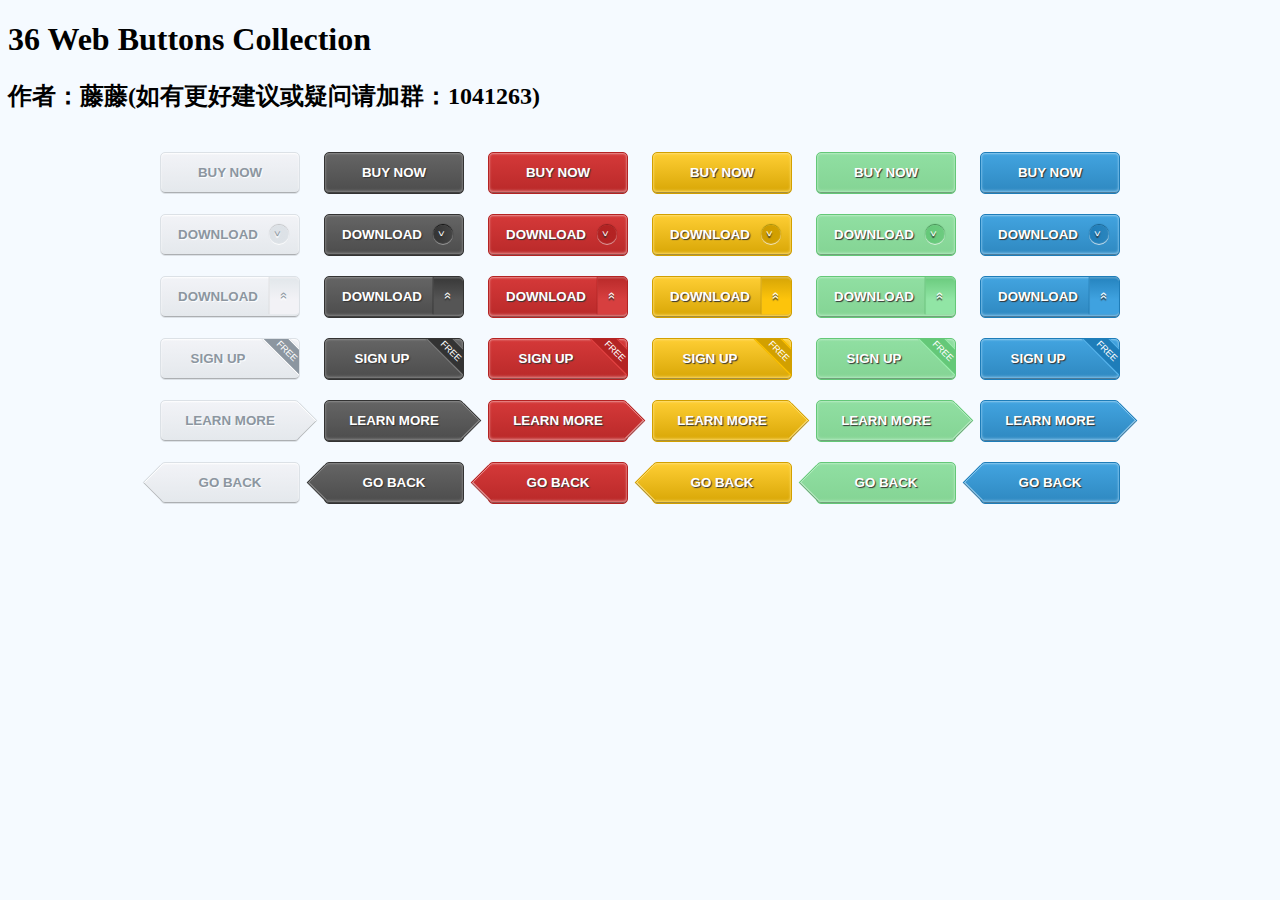
<file: 个人主页/home/button.html>
<!DOCTYPE HTML>
<html lang="en-US">
<head>
<meta charset="UTF-8">
<title>36种漂亮的CSS3网页按钮Button样式</title>
<style type="text/css">
body{ 
background: #f5faff;
}
.demo_con{
width: 960px;
margin:40px auto 0;
}
.button{
width: 140px;
line-height: 38px;
text-align: center;
font-weight: bold;
color: #fff;
text-shadow:1px 1px 1px #333;
border-radius: 5px;
margin:0 20px 20px 0;
position: relative;
overflow: hidden;
}
.button:nth-child(6n){
margin-right: 0;
}
.button.gray{
color: #8c96a0;
text-shadow:1px 1px 1px #fff;
border:1px solid #dce1e6;
box-shadow: 0 1px 2px #fff inset,0 -1px 0 #a8abae inset;
background: -webkit-linear-gradient(top,#f2f3f7,#e4e8ec);
background: -moz-linear-gradient(top,#f2f3f7,#e4e8ec);
background: linear-gradient(top,#f2f3f7,#e4e8ec);
}
.button.black{
border:1px solid #333;
box-shadow: 0 1px 2px #8b8b8b inset,0 -1px 0 #3d3d3d inset,0 -2px 3px #8b8b8b inset;
background: -webkit-linear-gradient(top,#656565,#4c4c4c);
background: -moz-linear-gradient(top,#656565,#4a4a4a);
background: linear-gradient(top,#656565,#4a4a4a);
}
.button.red{
border:1px solid #b42323;
box-shadow: 0 1px 2px #e99494 inset,0 -1px 0 #954b4b inset,0 -2px 3px #e99494 inset;
background: -webkit-linear-gradient(top,#d53939,#b92929);
background: -moz-linear-gradient(top,#d53939,#b92929);
background: linear-gradient(top,#d53939,#b92929);
}
.button.yellow{
border:1px solid #d2a000;
box-shadow: 0 1px 2px #fedd71 inset,0 -1px 0 #a38b39 inset,0 -2px 3px #fedd71 inset;
background: -webkit-linear-gradient(top,#fece34,#d8a605);
background: -moz-linear-gradient(top,#fece34,#d8a605);
background: linear-gradient(top,#fece34,#d8a605);
}
.button.green{
border:1px solid #64c878;
box-shadow: 0 1px 2px #b9ecc4 inset,0 -1px 0 #6c9f76 inset,0 -2px 3px #b9ecc4 inset;
background: -webkit-linear-gradient(top,#90dfa2,#84d494);
background: -moz-linear-gradient(top,#90dfa2,#84d494);
background: linear-gradient(top,#90dfa2,#84d494);
}
.button.blue{
border:1px solid #1e7db9;
box-shadow: 0 1px 2px #8fcaee inset,0 -1px 0 #497897 inset,0 -2px 3px #8fcaee inset;
background: -webkit-linear-gradient(top,#42a4e0,#2e88c0);
background: -moz-linear-gradient(top,#42a4e0,#2e88c0);
background: linear-gradient(top,#42a4e0,#2e88c0);
}
.round,
	.side,
	.tags{
padding-right: 30px;
}
.round:after{
position: absolute;
display: inline-block;
content: "\003c";
top:50%;
right:10px;
margin-top: -10px;
width: 17px;
height: 20px;
padding-left: 3px;
line-height:18px;
font-size: 10px;
font-weight: normal;
border-radius: 10px;
text-shadow:-2px 0 1px #333;
-webkit-transform:rotate(-90deg);
-moz-transform:rotate(-90deg); 
transform:rotate(-90deg);
}
.gray.round:after{
box-shadow:1px 0 1px rgba(255,255,255,1) inset,1px 0 1px rgba(0,0,0,.2);
background:-webkit-linear-gradient(top,#dce1e6,#dde2e7);
background:-moz-linear-gradient(top,#dce1e6,#dde2e7);
background:linear-gradient(top,#dce1e6,#dde2e7);
text-shadow:-2px 0 1px #fff;
}
.black.round:after{
box-shadow:1px 0 1px rgba(255,255,255,.5) inset,1px 0 1px rgba(0,0,0,.9);
background:-webkit-linear-gradient(top,#333,#454545);
background:-moz-linear-gradient(top,#333,#454545);
background:linear-gradient(top,#333,#454545);
}
.red.round:after{
box-shadow:1px 0 1px rgba(255,255,255,.6) inset,1px 0 1px rgba(130,25,25,.9);
background:-webkit-linear-gradient(top,#b12222,#b42323);
background:-moz-linear-gradient(top,#b12222,#b42323);
background:linear-gradient(top,#b12222,#b42323);
}
.yellow.round:after{
box-shadow:1px 0 1px rgba(255,255,255,.8) inset,1px 0 1px rgba(148,131,4,.9);
background:-webkit-linear-gradient(top,#cf9d00,#d2a000);
background:-moz-linear-gradient(top,#cf9d00,#d2a000);
background:linear-gradient(top,#cf9d00,#d2a000);                         
}
.green.round:after{
box-shadow:1px 0 1px rgba(255,255,255,.8) inset,1px 0 1px rgba(51,126,66,.9);
background:-webkit-linear-gradient(top,#64c878,#6dcb80);
background:-moz-linear-gradient(top,#64c878,#6dcb80);
background:linear-gradient(top,#64c878,#6dcb80);                         
}
.blue.round:after{
box-shadow:1px 0 1px rgba(255,255,255,.8) inset,1px 0 1px rgba(18,85,128,.9);
background:-webkit-linear-gradient(top,#1e7db9,#2b85bd);
background:-moz-linear-gradient(top,#1e7db9,#2b85bd);
background:linear-gradient(top,#1e7db9,#2b85bd);                         
}
.side:after{
position: absolute;
display: inline-block;
content: "\00bb";
top:3px;
right:-4px;
width: 38px;
height:30px;
font-weight: normal;
line-height: 26px;
border-radius:0 0 5px 5px;
text-shadow:-2px 0 1px #333;
-webkit-transform:rotate(-90deg);
-moz-transform:rotate(-90deg);
transform:rotate(-90deg);
}
.gray.side:after{
text-shadow:-2px 0 1px #fff;
border-top: 1px solid #d4d4d4;
box-shadow:-2px 0 1px #eceef1 inset;
background:-webkit-linear-gradient(right,#e1e6ea,#f2f2f6 60%);
background:-moz-linear-gradient(right,#e1e6ea,#f2f2f6 60%);
background:linear-gradient(right,#e1e6ea,#f2f2f6 60%); 
}
.black.side:after{
border-top: 1px solid #222;
box-shadow:-2px 0 1px #606060 inset;
background:-webkit-linear-gradient(right,#373737,#555 60%);
background:-moz-linear-gradient(right,#373737,#555 60%);
background:linear-gradient(right,#373737,#555 60%); 
}
.red.side:after{
border-top: 1px solid #aa1e1e;
box-shadow:-2px 0 1px #c75959 inset;
background:-webkit-linear-gradient(right,#b82929,#d73f3f 60%);
background:-moz-linear-gradient(top,#b82929,#d73f3f 60%);
background:linear-gradient(top,#b82929,#d73f3f 60%); 
}
.yellow.side:after{
border-top: 1px solid #ba8f06;
box-shadow:-2px 0 1px #deb842 inset;
background:-webkit-linear-gradient(right,#d5a406,#fdc40b 60%);
background:-moz-linear-gradient(right,#d5a406,#fdc40b 60%);
background:linear-gradient(right,#d5a406,#fdc40b 60%); 
}
.green.side:after{
border-top: 1px solid #53b567;
box-shadow:-2px 0 1px #8ad599 inset;
background:-webkit-linear-gradient(right,#69ca7c,#91e5a5 60%);
background:-moz-linear-gradient(right,#69ca7c,#91e5a5 60%);
background:linear-gradient(right,#69ca7c,#91e5a5 60%); 
}
.blue.side:after{
border-top: 1px solid #1971a8;
box-shadow:-2px 0 1px #559dca inset;
background:-webkit-linear-gradient(right,#2482bd,#3fa2e0 60%);
background:-moz-linear-gradient(right,#2482bd,#3fa2e0 60%);
background:linear-gradient(right,#2482bd,#3fa2e0 60%); 
}
.tags:after{
font-weight: normal;
position: absolute;
display: inline-block;
content: "FREE";
top:-3px;
right: -33px;
color: #fff;
text-shadow:none;
width: 85px;
height:25px;
line-height: 28px;
-webkit-transform:rotate(45deg) scale(.7,.7);
-moz-transform:rotate(45deg) scale(.7,.7);
transform:rotate(45deg) scale(.7,.7);
}
.gray.tags:after{
background: #8c96a0;
border:2px solid #fff;	
}
.black.tags:after{
background: #333;
border:2px solid #777;	
}
.red.tags:after{
background: #b42323;
border:2px solid #df4141;	
}
.yellow.tags:after{
background: #d2a000;
border:2px solid #fcc100;	
}
.green.tags:after{
background: #64c878;
border:2px solid #9bebac;	
}
.blue.tags:after{
background: #1e7db9;
border:2px solid #54b1e9;	
}
.button.rarrow,
	.button.larrow{
overflow:visible;
}
.rarrow:after,	
	.rarrow:before,
	.larrow:after,	
	.larrow:before{
position:absolute;
content: "";
display: block;
width: 28px;
height: 28px;
-webkit-transform:rotate(45deg);
-moz-transform:rotate(45deg);
transform:rotate(45deg);
}
.rarrow:before{
width: 27px;
height: 27px;
top: 6px;
right: -13px;
clip: rect(auto auto 26px 2px);
}
.rarrow:after{
top: 6px;
right: -12px;
clip: rect(auto auto 26px 2px);
}
.gray.rarrow:before{
background: #d6dbe0;
}
.gray.rarrow:after{
box-shadow: 0 1px 0 #fff inset,-1px 0 0 #b7babd inset;
background:-webkit-linear-gradient(top left,#f2f3f7,#e4e8ec);
background:-moz-linear-gradient(top left,#f2f3f7,#e4e8ec);
background:linear-gradient(top left,#f2f3f7,#e4e8ec);
}
.black.rarrow:before{
background: #333;
}
.black.rarrow:after{
box-shadow: 0 1px 0 #8B8B8B inset,-1px 0 0 #3d3d3d inset,-2px 0 0 #8B8B8B inset;
background:-webkit-linear-gradient(top left,#656565,#4C4C4C);
background:-moz-linear-gradient(top left,#656565,#4C4C4C);
background:linear-gradient(top left,#656565,#4C4C4C);
}
.red.rarrow:before{
background: #B42323;
}
.red.rarrow:after{
box-shadow: 0 1px 0 #E99494 inset,-1px 0 0 #954B4B inset,-2px 0 0 #E99494 inset;
background:-webkit-linear-gradient(top left,#D53939,#B92929);
background:-moz-linear-gradient(top left,#D53939,#B92929);
background:linear-gradient(top left,#D53939,#B92929);
}
.yellow.rarrow:before{
background: #D2A000;
}
.yellow.rarrow:after{
box-shadow: 0 1px 0 #FEDD71 inset,-1px 0 0 #A38B39 inset,-2px 0 0 #FEDD71 inset;
background:-webkit-linear-gradient(top left,#FECE34,#D8A605);
background:-moz-linear-gradient(top left,#FECE34,#D8A605);
background:linear-gradient(top left,#FECE34,#D8A605);
}
.green.rarrow:before{
background: #64C878;
}
.green.rarrow:after{
box-shadow: 0 1px 0 #B9ECC4 inset,-1px 0 0 #6C9F76 inset,-2px 0 0 #B9ECC4 inset;
background:-webkit-linear-gradient(top left,#90DFA2,#84D494);
background:-moz-linear-gradient(top left,#90DFA2,#84D494);
background:linear-gradient(top left,#90DFA2,#84D494);
}
.blue.rarrow:before{
background: #1E7DB9;
}
.blue.rarrow:after{
box-shadow: 0 1px 0 #8FCAEE inset,-1px 0 0 #497897 inset,-2px 0 0 #8FCAEE inset;
background:-webkit-linear-gradient(top left,#42A4E0,#2E88C0);
background:-moz-linear-gradient(top left,#42A4E0,#2E88C0);
background:linear-gradient(top left,#42A4E0,#2E88C0);
}
.larrow:before{
top: 6px;
left: -13px;
width: 27px;
height: 27px;
clip: rect(2px 26px auto auto);
}
.larrow:after{
top: 6px;
left: -12px;
clip: rect(2px 26px auto auto);
}
.gray.larrow:before{
background: #d6dbe0;
}
.gray.larrow:after{
box-shadow: 0 -1px 0 #b7babd inset,1px 0 0 #fff inset;
background:-webkit-linear-gradient(top left,#f2f3f7,#e4e8ec);
background:-moz-linear-gradient(top left,#f2f3f7,#e4e8ec);
background:linear-gradient(top left,#f2f3f7,#e4e8ec);
}
.black.larrow:before{
background: #333;
}
.black.larrow:after{
box-shadow: 0 -1px 0 #3d3d3d inset,0 -2px 0 #8B8B8B inset,1px 0 0 #8B8B8B inset;
background:-webkit-linear-gradient(top left,#656565,#4C4C4C);
background:-moz-linear-gradient(top left,#656565,#4C4C4C);
background:linear-gradient(top left,#656565,#4C4C4C);
}
.red.larrow:before{
background: #B42323;
}
.red.larrow:after{
box-shadow: 0 -1px 0 #954B4B inset,0 -2px 0 #E99494 inset,1px 0 0 #E99494 inset;
background:-webkit-linear-gradient(top left,#D53939,#B92929);
background:-moz-linear-gradient(top left,#D53939,#B92929);
background:linear-gradient(top left,#D53939,#B92929);
}
.yellow.larrow:before{
background: #D2A000;
}
.yellow.larrow:after{
box-shadow: 0 -1px 0 #A38B39 inset,0 -2px 0 #FEDD71 inset,1px 0 0 #FEDD71 inset;
background:-webkit-linear-gradient(top left,#FECE34,#D8A605);
background:-moz-linear-gradient(top left,#FECE34,#D8A605);
background:linear-gradient(top left,#FECE34,#D8A605);
}
.green.larrow:before{
background: #64C878;
}
.green.larrow:after{
box-shadow: 0 -1px 0 #6C9F76 inset,0 -2px 0 #B9ECC4 inset,1px 0 0 #B9ECC4 inset;
background:-webkit-linear-gradient(top left,#90DFA2,#84D494);
background:-moz-linear-gradient(top left,#90DFA2,#84D494);
background:linear-gradient(top left,#90DFA2,#84D494);
}
.blue.larrow:before{
background: #1E7DB9;
}
.blue.larrow:after{
box-shadow: 0 -1px 0 #497897 inset,0 -2px 0 #8FCAEE inset,1px 0 0 #8FCAEE inset;
background:-webkit-linear-gradient(top left,#42A4E0,#2E88C0);
background:-moz-linear-gradient(top left,#42A4E0,#2E88C0);
background:linear-gradient(top left,#42A4E0,#2E88C0);
}
.gray:hover{
background: -webkit-linear-gradient(top,#fefefe,#ebeced);
background: -moz-linear-gradient(top,#f2f3f7,#ebeced);
background: linear-gradient(top,#f2f3f7,#ebeced);
}
.black:hover{
background: -webkit-linear-gradient(top,#818181,#575757);
background: -moz-linear-gradient(top,#818181,#575757);
background: linear-gradient(top,#818181,#575757);
}
.red:hover{
background: -webkit-linear-gradient(top,#eb6f6f,#c83c3c);
background: -moz-linear-gradient(top,#eb6f6f,#c83c3c);
background: linear-gradient(top,#eb6f6f,#c83c3c);
}
.yellow:hover{
background: -webkit-linear-gradient(top,#ffd859,#e3bb38);
background: -moz-linear-gradient(top,#ffd859,#e3bb38);
background: linear-gradient(top,#ffd859,#e3bb38);
}
.green:hover{
background: -webkit-linear-gradient(top,#aaebb9,#82d392);
background: -moz-linear-gradient(top,#aaebb9,#82d392);
background: linear-gradient(top,#aaebb9,#82d392);
}
.blue:hover{
background: -webkit-linear-gradient(top,#70bfef,#4097ce);
background: -moz-linear-gradient(top,#70bfef,#4097ce);
background: linear-gradient(top,#70bfef,#4097ce);
}
.gray:active{
top:1px;
box-shadow: 0 1px 3px #a8abae inset,0 3px 0 #fff;
background: -webkit-linear-gradient(top,#e4e8ec,#e4e8ec);
background: -moz-linear-gradient(top,#e4e8ec,#e4e8ec);
background: linear-gradient(top,#e4e8ec,#e4e8ec);
}
.black:active{
top:1px;
box-shadow: 0 1px 3px #111 inset,0 3px 0 #fff;
background: -webkit-linear-gradient(top,#424242,#575757);
background: -moz-linear-gradient(top,#424242,#575757);
background: linear-gradient(top,#424242,#575757);
}
.red:active{
top:1px;
box-shadow: 0 1px 3px #5b0505 inset,0 3px 0 #fff;
background: -webkit-linear-gradient(top,#b11a1a,#bf2626);
background: -moz-linear-gradient(top,#b11a1a,#bf2626);
background: linear-gradient(top,#b11a1a,#bf2626);
}
.yellow:active{
top:1px;
box-shadow: 0 1px 3px #816b1f inset,0 3px 0 #fff;
background: -webkit-linear-gradient(top,#d3a203,#dba907);
background: -moz-linear-gradient(top,#d3a203,#dba907);
background: linear-gradient(top,#d3a203,#dba907);
}
.green:active{
top:1px;
box-shadow: 0 1px 3px #4d7254 inset,0 3px 0 #fff;
background: -webkit-linear-gradient(top,#5eac6e,#72b37e);
background: -moz-linear-gradient(top,#5eac6e,#72b37e);
background: linear-gradient(top,#5eac6e,#72b37e);
}
.blue:active{
top:1px;
box-shadow: 0 1px 3px #114566 inset,0 3px 0 #fff;
background: -webkit-linear-gradient(top,#1a71a8,#1976b1);
background: -moz-linear-gradient(top,#1a71a8,#1976b1);
background: linear-gradient(top,#1a71a8,#1976b1);
}
.gray.side:hover:after{
background:-webkit-linear-gradient(right,#e7ebee,#f8f8f8 60%);
background:-moz-linear-gradient(right,#e7ebee,#f8f8f8 60%);
background:linear-gradient(right,#e7ebee,#f8f8f8 60%);
}
.black.side:hover:after{
background:-webkit-linear-gradient(right,#555,#6f6f6f 60%);
background:-moz-linear-gradient(right,#555,#6f6f6f 60%);
background:linear-gradient(right,#555,#6f6f6f 60%); 
}
.red.side:hover:after{
background:-webkit-linear-gradient(right,#c43333,#dc4949 60%);
background:-moz-linear-gradient(right,#c43333,#dc4949 60%);
background:linear-gradient(right,#c43333,#dc4949 60%); 
}
.yellow.side:hover:after{
background:-webkit-linear-gradient(right,#e1b21a,#fbc71d 60%);
background:-moz-linear-gradient(right,#e1b21a,#fbc71d 60%);
background:linear-gradient(right,#e1b21a,#fbc71d 60%); 
}
.green.side:hover:after{
background:-webkit-linear-gradient(right,#85da95,#94e0a5 60%);
background:-moz-linear-gradient(right,#85da95,#94e0a5 60%);
background:linear-gradient(right,#85da95,#94e0a5 60%); 
}
.blue.side:hover:after{
background:-webkit-linear-gradient(right,#338fc8,#56b2eb 60%);
background:-moz-linear-gradient(right,#338fc8,#56b2eb 60%);
background:linear-gradient(right,#338fc8,#56b2eb 60%); 
}
.gray.side:active:after{
top:4px;
border-top: 1px solid #9fa6ab;
box-shadow:-1px 0 1px #a8abae inset;
background:-webkit-linear-gradient(right,#e4e8ec,#e4e8ec 60%);
background:-moz-linear-gradient(right,#e4e8ec,#e4e8ec 60%);
background:linear-gradient(right,#e4e8ec,#e4e8ec 60%); 
}
.black.side:active:after{
box-shadow:-1px 0 1px #111 inset;
background:-webkit-linear-gradient(right,#414040,#4d4c4c 60%);
background:-moz-linear-gradient(right,#414040,#4d4c4c 60%);
background:linear-gradient(right,#414040,#4d4c4c 60%); 
}
.red.side:active:after{
box-shadow:-1px 0 1px #4b0707 inset;
background:-webkit-linear-gradient(right,#b11a1a,#b11a1a 60%);
background:-moz-linear-gradient(right,#b11a1a,#b11a1a 60%);
background:linear-gradient(right,#b11a1a,#b11a1a 60%); 
}
.yellow.side:active:after{
box-shadow:-1px 0 1px #816b1f inset;
background:-webkit-linear-gradient(right,#d3a203,#dba907 60%);
background:-moz-linear-gradient(right,#d3a203,#dba907 60%);
background:linear-gradient(right,#d3a203,#dba907 60%); 
}
.green.side:active:after{
box-shadow:-1px 0 1px #33663d inset;
background:-webkit-linear-gradient(right,#63a870,#72b37e 60%);
background:-moz-linear-gradient(right,#63a870,#72b37e 60%);
background:linear-gradient(right,#63a870,#72b37e 60%); 
}
.blue.side:active:after{
box-shadow:-1px 0 1px #114566 inset;
background:-webkit-linear-gradient(right,#1a71a8,#1976b1 60%);
background:-moz-linear-gradient(right,#1a71a8,#1976b1 60%);
background:linear-gradient(right,#1a71a8,#1976b1 60%); 
}
.gray.rarrow:hover:after,
	.gray.rarrow:hover:after{
background:-webkit-linear-gradient(top left,#fefefe,#ebeced);
background:-moz-linear-gradient(top left,#fefefe,#ebeced);
background:linear-gradient(top left,#fefefe,#ebeced);
}
.black.rarrow:hover:after,
	.black.larrow:hover:after{
background:-webkit-linear-gradient(top left,#818181,#575757);
background:-moz-linear-gradient(top left,#818181,#575757);
background:linear-gradient(top left,#818181,#575757);
}
.red.rarrow:hover:after,
	.red.larrow:hover:after{
background:-webkit-linear-gradient(top left,#eb6f6f,#c83c3c);
background:-moz-linear-gradient(top left,#eb6f6f,#c83c3c);
background:linear-gradient(top left,#eb6f6f,#c83c3c);
}
.yellow.rarrow:hover:after,
	.yellow.larrow:hover:after{
background:-webkit-linear-gradient(top left,#ffd859,#e3bb38);
background:-moz-linear-gradient(top left,#ffd859,#e3bb38);
background:linear-gradient(top left,#ffd859,#e3bb38);
}
.green.rarrow:hover:after,
	.green.larrow:hover:after{
background:-webkit-linear-gradient(top left,#aaebb9,#82d392);
background:-moz-linear-gradient(top left,#aaebb9,#82d392);
background:linear-gradient(top left,#aaebb9,#82d392);
}
.blue.rarrow:hover:after,
	.blue.larrow:hover:after{
background:-webkit-linear-gradient(top left,#70bfef,#4097ce);
background:-moz-linear-gradient(top left,#70bfef,#4097ce);
background:linear-gradient(top left,#70bfef,#4097ce);
}
.gray.rarrow:active:after,
	.gray.larrow:active:after{
background:-webkit-linear-gradient(top left,#e4e8ec,#e4e8ec);
background:-moz-linear-gradient(top left,#e4e8ec,#e4e8ec);
background:linear-gradient(top left,#e4e8ec,#e4e8ec);
}
.black.rarrow:active:after,
	.black.larrow:active:after{
background:-webkit-linear-gradient(top left,#424242,#575757);
background:-moz-linear-gradient(top left,#424242,#575757);
background:linear-gradient(top left,#424242,#575757);
}
.red.rarrow:active:after,
	.red.larrow:active:after{
background:-webkit-linear-gradient(top left,#b11a1a,#bf2626);
background:-moz-linear-gradient(top left,#b11a1a,#bf2626);
background:linear-gradient(top left,#b11a1a,#bf2626);
}
.yellow.rarrow:active:after,
	.yellow.larrow:active:after{
background:-webkit-linear-gradient(top left,#d3a203,#dba907);
background:-moz-linear-gradient(top left,#d3a203,#dba907);
background:linear-gradient(top left,#d3a203,#dba907);
}
.green.rarrow:active:after,
	.green.larrow:active:after{
background:-webkit-linear-gradient(top left,#63a870,#72b37e);
background:-moz-linear-gradient(top left,#63a870,#72b37e);
background:linear-gradient(top left,#63a870,#72b37e);
}
.blue.rarrow:active:after,
	.blue.larrow:active:after{
background:-webkit-linear-gradient(top left,#1a71a8,#1976b1);
background:-moz-linear-gradient(top left,#1a71a8,#1976b1);
background:linear-gradient(top left,#1a71a8,#1976b1);
}
.gray.rarrow:active:after{
box-shadow: 0 1px 0 #b7babd inset,-1px 0 0 #b7babd inset;
}
.gray.larrow:active:after{
box-shadow: 0 -1px 0 #b7babd inset,1px 0 0 #b7babd inset;
}
.black.rarrow:active:after{
box-shadow: 0 1px 0 #333 inset,-1px 0 0 #333 inset;
}
.black.larrow:active:after{
box-shadow: 0 -1px 0 #333 inset,1px 0 0 #333 inset;
}
.red.rarrow:active:after{
box-shadow: 0 1px 0 #640909 inset,-1px 0 0 #640909 inset;
}
.red.larrow:active:after{
box-shadow: 0 -1px 0 #640909 inset,1px 0 0 #640909 inset;
}
.yellow.rarrow:active:after{
box-shadow: 0 1px 0 #816b1f inset,-1px 0 0 #816b1f inset;
}
.yellow.larrow:active:after{
box-shadow: 0 -1px 0 #816b1f inset,1px 0 0 #816b1f inset;
}
.green.rarrow:active:after{
box-shadow: 0 1px 0 #4d7254 inset,-1px 0 0 #4d7254 inset;
}
.green.larrow:active:after{
box-shadow: 0 -1px 0 #4d7254 inset,1px 0 0 #4d7254 inset;
}
.blue.rarrow:active:after{
box-shadow: 0 1px 0 #114566 inset,-1px 0 0 #114566 inset;
}
.blue.larrow:active:after{
box-shadow: 0 -1px 0 #114566 inset,1px 0 0 #114566 inset;
}
	</style>
</head>
<body>
<div class="page">
	<header id="header">
		<hgrounp class="white blank">
			<h1>36 Web Buttons Collection</h1>
			<h2>作者：藤藤(如有更好建议或疑问请加群：1041263)<h2>
		</hgrounp>
	</header>
	<section class="demo">
<div class="demo_con">
 
	<button type="button" class="button gray">BUY NOW</button>
	<button type="button" class="button black">BUY NOW</button>
	<button type="button" class="button red">BUY NOW</button>
	<button type="button" class="button yellow">BUY NOW</button>
	<button type="button" class="button green">BUY NOW</button>
	<button type="button" class="button blue">BUY NOW</button>
 
	<button type="button" class="button gray round">DOWNLOAD</button>
	<button type="button" class="button black round">DOWNLOAD</button>
	<button type="button" class="button red round">DOWNLOAD</button>
	<button type="button" class="button yellow round">DOWNLOAD</button>
	<button type="button" class="button green round">DOWNLOAD</button>
	<button type="button" class="button blue round">DOWNLOAD</button>
 
	<button type="button" class="button gray side">DOWNLOAD</button>
	<button type="button" class="button black side">DOWNLOAD</button>
	<button type="button" class="button red side">DOWNLOAD</button>
	<button type="button" class="button yellow side">DOWNLOAD</button>
	<button type="button" class="button green side">DOWNLOAD</button>
	<button type="button" class="button blue side">DOWNLOAD</button>
 
	<button type="button" class="button gray tags">SIGN UP</button>
	<button type="button" class="button black tags">SIGN UP</button>
	<button type="button" class="button red tags">SIGN UP</button>
	<button type="button" class="button yellow tags">SIGN UP</button>
	<button type="button" class="button green tags">SIGN UP</button>
	<button type="button" class="button blue tags">SIGN UP</button>
 
	<button type="button" class="button gray rarrow">LEARN MORE</button>
	<button type="button" class="button black rarrow">LEARN MORE</button>
	<button type="button" class="button red rarrow">LEARN MORE</button>
	<button type="button" class="button yellow rarrow">LEARN MORE</button>
	<button type="button" class="button green rarrow">LEARN MORE</button>
	<button type="button" class="button blue rarrow">LEARN MORE</button>
 
	<button type="button" class="button gray larrow">GO BACK</button>
	<button type="button" class="button black larrow">GO BACK</button>
	<button type="button" class="button red larrow">GO BACK</button>
	<button type="button" class="button yellow larrow">GO BACK</button>
	<button type="button" class="button green larrow">GO BACK</button>
	<button type="button" class="button blue larrow">GO BACK</button>
</div>	
	</section>
</div>
</body>
</html>


<!-- 角标写法

<button type="button" class="button yellow tags">SIGN UP</button>


.button{
width: 140px;
line-height: 38px;
text-align: center;
font-weight: bold;
color: #fff;
text-shadow:1px 1px 1px #333;
border-radius: 5px;
margin:0 20px 20px 0;
position: relative;
overflow: hidden;
}

.button.yellow{
border:1px solid #d2a000;
box-shadow: 0 1px 2px #fedd71 inset,0 -1px 0 #a38b39 inset,0 -2px 3px #fedd71 inset;
background: -webkit-linear-gradient(top,#fece34,#d8a605);
background: -moz-linear-gradient(top,#fece34,#d8a605);
background: linear-gradient(top,#fece34,#d8a605);
}





.yellow.tags:after{
background: #d2a000;
border:2px solid #fcc100;	
}

.yellow:hover{
background: -webkit-linear-gradient(top,#ffd859,#e3bb38);
background: -moz-linear-gradient(top,#ffd859,#e3bb38);
background: linear-gradient(top,#ffd859,#e3bb38);
}

.tags:after{
font-weight: normal;
position: absolute;
display: inline-block;
content: "FREE";
top:-3px;
right: -33px;
color: #fff;
text-shadow:none;
width: 85px;
height:25px;
line-height: 28px;
-webkit-transform:rotate(45deg) scale(.7,.7);
-moz-transform:rotate(45deg) scale(.7,.7);
transform:rotate(45deg) scale(.7,.7);
} -->
</file>
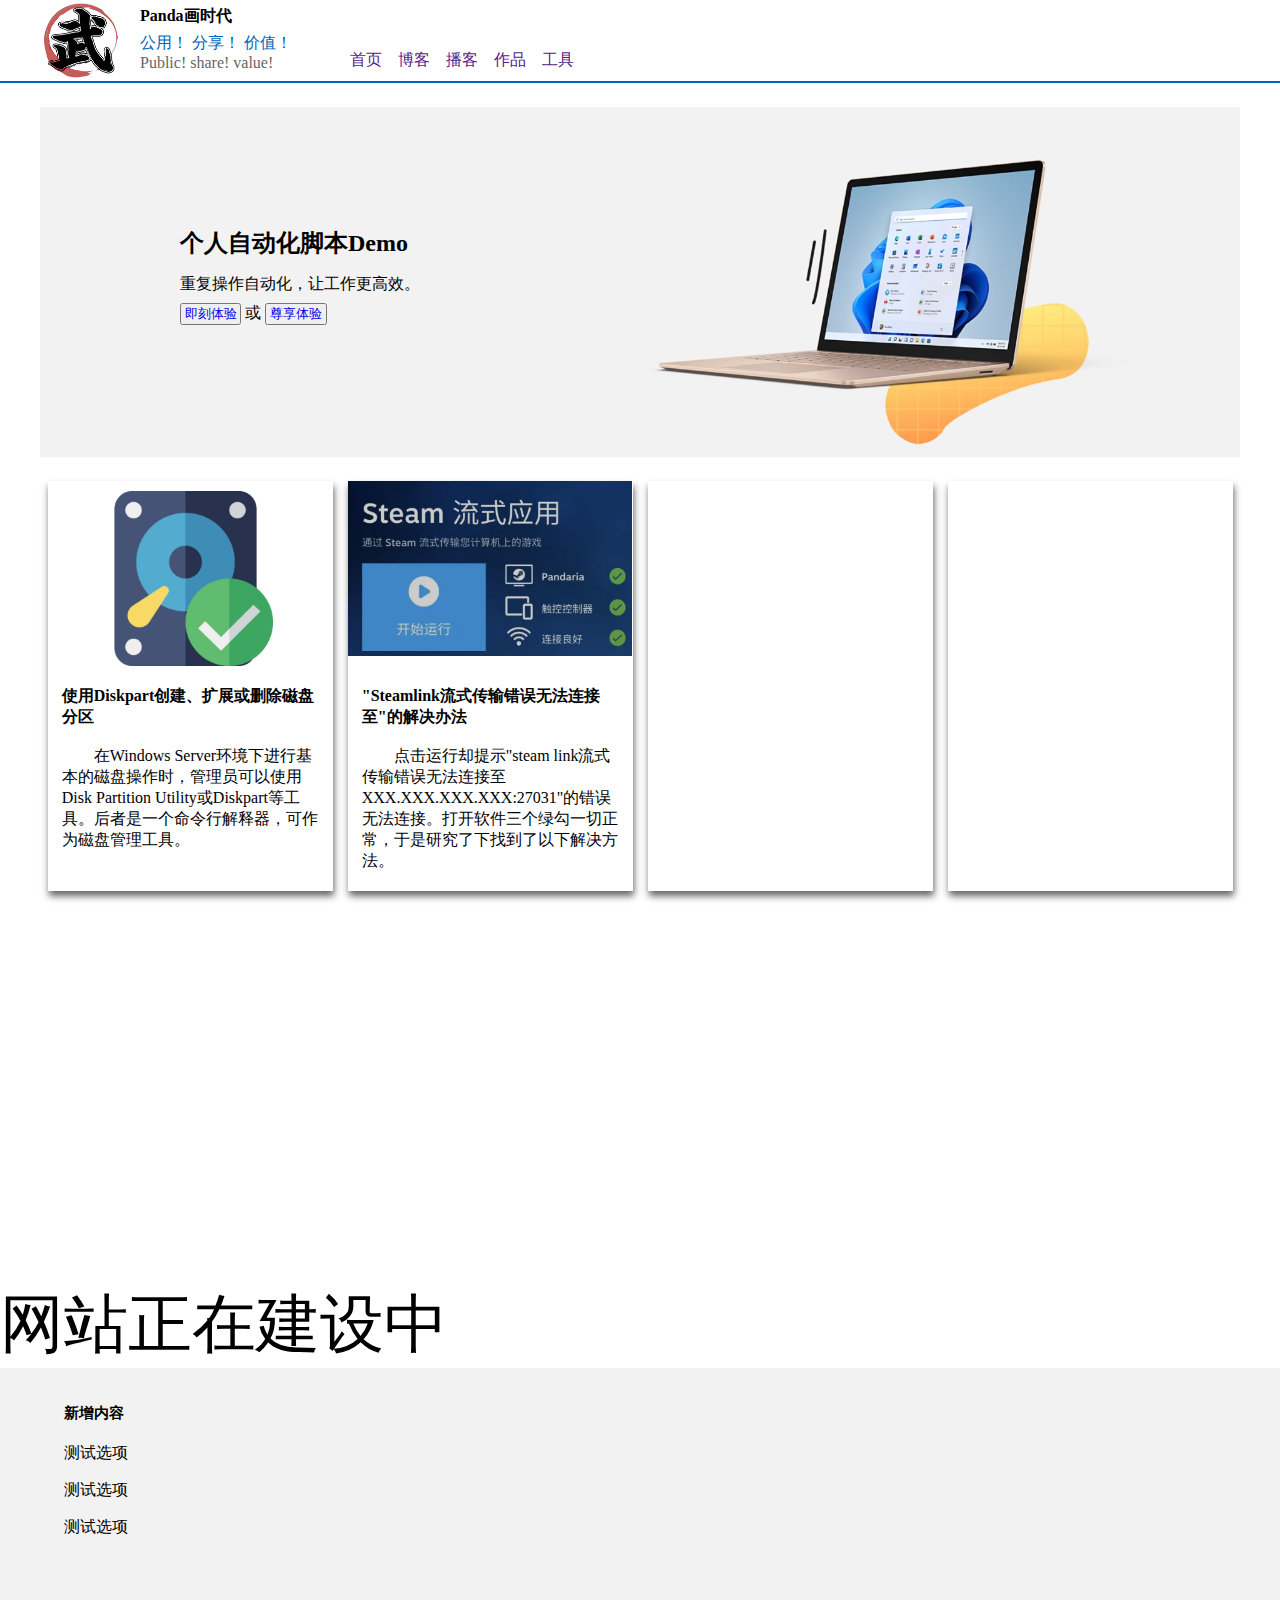
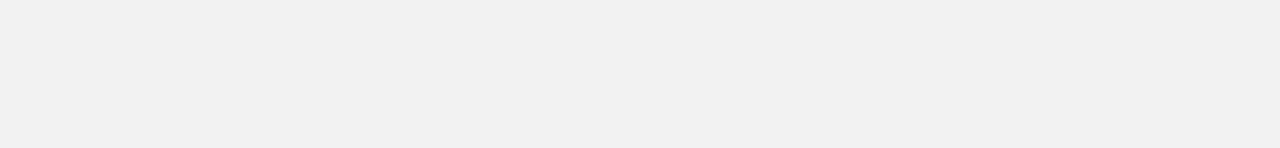
<file: 个人主页/home/home.html>
<!DOCTYPE html>
<html>
	<head>
		<meta charset="utf-8">
		<title></title>
		<link rel="icon" href="logo.ico">
		<link rel="stylesheet" href="./css/home.css">
	</head>
	<body>
		<div class="line">
			<div class="logo">
				<div class="img">
					<img src="./img/I0033_m.png" alt="">
				</div>
				<div class="silougen">
					<p><span class="text1">
						Panda画时代
					</span>
					<br><span class="text2">
						公用！ 分享！ 价值！
					</span>
					<br><span class="text3">
						Public! share! value!
					</span></p>
					
				</div>
				<div class="nav">
					<ul>
						<li><a href="">首页</a></li>
						<li><a href="">博客</a></li>
						<li><a href="">播客</a></li>
						<li><a href="">作品</a></li>
						<li><a href="">工具</a></li>
						
					</ul>
				</div>
			</div>
		</div>
		
		
		<!-- <div>↑ 导航模板</div> -->
		
		<div class="jiange">
			 <!-- 分割行 -->
		</div>
		
		
		
		
		<div class="neirong">
			<div class="box">
				<div class="text">
					<h2>个人自动化脚本Demo</h2>
					<div class="jieshao">
						<span class="">
							重复操作自动化，让工作更高效。
						</span>
					</div>
					<div class="buttom" >
						<button type="button" ><a href="./file/一键禅定.exe">&thinsp;即刻体验&thinsp;</a></button>
						或
						<button type="button" ><a href="./file/一键禅定.rar" download="一键禅定.rar">&thinsp;尊享体验&thinsp;</a></button>
					</div>
				</div>
			</div>
		</div>
		
		
		
		
		<div class="jiange">
			 <!-- 分割行 -->
		</div>
		
		<div class="fenlei">
			<div class="box">
				<a href="./copyright/pay.html">
					<div class="neirong">
						<div class="lanmu">
							<!-- <div class="title">
								<span>使用Diskpart创建、扩展或删除磁盘分区</span>
							</div> -->
							<div class="fenqv">
								<img src="./img/fenqu.png">
								</div>
							</div>
							
						<div class="text">
							<div class="textbox">
								<span class="title">使用Diskpart创建、扩展或删除磁盘分区</span>
								<br>
								<br>
								<span>&emsp;&emsp;在Windows Server环境下进行基本的磁盘操作时，管理员可以使用Disk Partition Utility或Diskpart等工具。后者是一个命令行解释器，可作为磁盘管理工具。</span>
							</div>
						</div>
					</div>
				</a>
				
			</div>
			
			<div class="box">
				<a href="https://www.bilibili.com/read/cv22853527?spm_id_from=333.999.0.0">
					<div class="neirong">
						<div class="lanmu">
							<div class="steamlink">
								<img src="./img/steamlink.png" alt="">
							</div>
						</div>
						<div class="text">
							<div class="textbox">
								<span class="title">"Steamlink流式传输错误无法连接至"的解决办法</span>
								<br>
								<br>
								<span>&emsp;&emsp;点击运行却提示"steam link流式传输错误无法连接至XXX.XXX.XXX.XXX:27031"的错误无法连接。打开软件三个绿勾一切正常，于是研究了下找到了以下解决方法。</span>
							</div>
						</div>
					</div>
				</a>
			</div>
			
			<div class="box">
				<div class="neirong">
					
				</div>
			</div>
			
			<div class="box">
				<div class="neirong">
					
				</div>
			</div>
			
		</div>
		
		
		<span class="wangzhan">网站正在建设中</span>
		
		
		
		<div class="footbackground">
			<!-- 页脚背景 -->
			<div class="foot">
				<!-- 页脚盒 -->
				<div class="box">
					<div class="title">
						<!-- 标题 -->
						<span>新增内容</span>
					</div>
					<ul class="text">
						<!-- 列 -->
						<li class="text">测试选项</li>
						<li class="text">测试选项</li>
						<li class="text">测试选项</li>
					</ul>
				</div>
				
				<div class="box">
					<div class="title">
						<!-- 标题 -->
						
						
					</div>
					<ul class="text">
						<!-- 列 -->
						<li class="text"></li>
					</ul>
				</div>
				
				<div class="box">
					<div class="title">
						<!-- 标题 -->
						
					</div>
					<ul class="text">
						<!-- 列 -->
						<li class="text"></li>
					</ul>
				</div>
				
				<div class="box">
					<div class="title">
						<!-- 标题 -->
						
					</div>
					<ul class="text">
						<!-- 列 -->
						<li class="text"></li>
					</ul>
				</div>
				
				<div class="box">
					<div class="title">
						<!-- 标题 -->
						
					</div>
					<ul class="text">
						<!-- 列 -->
						<li class="text"></li>
					</ul>
				</div>
				
				<div class="box">
					<div class="title">
						<!-- 标题 -->
						
					</div>
					<ul class="text">
						<!-- 列 -->
						<li class="text"></li>
					</ul>
				</div>
				
				
				
				
			</div>
			
		</div>
		
		
		
		
		
		
		
		
		
		
	</body>
</html>
</file>
<file: 个人主页/jump/jumpcss/jump.css>
* {
  list-style: none;
  font: '微软雅黑';
}
.logo {
  width: 1200px;
  height: 81px;
  margin: 0 auto;
  margin-top: 10px;
  border-bottom: solid 2px #c81623;
}
.logo .img {
  width: 100px;
  height: 100%;
  margin-left: 0;
  float: left;
}
.logo .img img {
  height: 81px;
}
.logo .silougen {
  height: 80px;
  width: 180px;
  float: left;
}
.logo .silougen .text1 {
  font-weight: 600;
}
.logo .silougen .text3 {
  color: #666666;
}
.caution {
  width: 800px;
  height: 400px;
  margin: 0 auto;
  margin-top: 30px;
  border: solid 1px #cccccc;
}
.caution .title {
  width: 100%;
  height: 40px;
  background-color: #ececec;
  border-bottom: solid 1px #cccccc;
}
.caution .title span {
  font-size: 16px;
  font-weight: 600;
  color: #666666;
  line-height: 40px;
  margin-left: 370px;
}
.caution .text {
  display: block;
  margin-top: 100px;
  margin-left: 120px;
}
.tishi {
  width: 800px;
  height: 400px;
  position: relative;
  background-color: green;
  margin: 0 auto;
}
.tishi span {
  position: absolute;
  top: 50%;
  left: 50%;
  transform: translate(-50%, -50%);
}
</file>
<file: 品优样式.css>
* {
  padding: 0;
  margin: 0 auto;
  list-style: none;
  text-decoration: none;
}
.clearfix::after {
  content: "";
  display: block;
  clear: both;
  height: 0px;
  line-height: 0px;
  /* 隐藏 */
  visibility: hidden;
}
.clearfix {
  /* 兼容IE */
  zoom: 1;
}
li {
  list-style: none;
}
a {
  color: #666560;
  font: 14px '微软雅黑';
}
a:hover {
  color: black;
}
body,
html {
  margin: 0 auto;
  padding: 0;
}
.head:target {
  display: none;
}
.head {
  height: 80px;
  background-color: #000000;
}
.adbox {
  width: 1349px;
  height: 80px;
  position: relative;
  background-color: #000000;
}
.adbox a:nth-child(2) {
  width: 20px;
  height: 20px;
  display: block;
  text-align: center;
  background-color: rgba(255, 255, 255, 0.5);
  position: absolute;
  z-index: 100;
  top: 10px;
  right: 0;
}
.adbox a:nth-child(2):hover {
  background-color: rgba(255, 255, 255, 0.9);
}
.ad {
  width: 1190px;
  margin: 0 auto;
}
.ad img {
  vertical-align: bottom;
}
.nav {
  height: 30px;
  background-color: #e5e5e5;
}
.navbox {
  width: 1349px;
  height: 30px;
  margin: 0 auto;
  position: relative;
}
.navbox li {
  float: left;
  text-align: center;
  line-height: 30px;
}
.navbox .left .red {
  color: red;
}
.navbox .you {
  position: absolute;
  right: 0;
}
.navbox .you .line {
  width: 2px;
  height: 12px;
  background-color: #d0cdc7;
  margin: 10px;
}
.navbox .you li {
  float: left;
  text-align: center;
  line-height: 30px;
}
.headnav {
  width: 1349px;
  height: 105px;
  position: relative;
}
.headnav .logo {
  margin-top: 25px;
  margin-left: 70px;
  float: left;
}
.headnav .seach {
  width: 508px;
  height: 32px;
  border: solid 1px red;
  margin-top: 26px;
  margin-left: 210px;
  float: left;
  position: relative;
}
.headnav .seach .seachtext {
  outline-style: none;
  border: 0px;
  color: black;
  font: 16px "微软雅黑";
  line-height: 32px;
  margin-left: 10px;
  width: 429px;
}
.headnav .seach .buttom {
  position: absolute;
  right: 0;
  width: 59px;
  height: 32px;
  background-color: red;
  top: 0;
}
.headnav .seach .buttom .icon-sousuo {
  position: absolute;
  top: 50%;
  margin-top: -8px;
  right: 20px;
  color: white;
}
.buycar {
  width: 188px;
  height: 33px;
  border: 1px solid red;
  float: right;
  margin-top: 26px;
  text-align: center;
  line-height: 33px;
  position: relative;
}
.buycar .qiqiu {
  width: 16px;
  height: 16px;
  display: block;
  background-color: red;
  border-radius: 7px 7px 7px 0px;
  text-align: center;
  line-height: 16px;
  font-size: 8px;
  color: white;
  position: absolute;
  right: 0;
  margin-right: 30px;
  top: 0;
  margin-top: -8px;
}
.icon-gouwuchetianjia {
  color: red;
}
.guanjianci {
  width: 600px;
  height: 20px;
}
.guanjianci ul {
  float: left;
  margin-left: 80px;
}
.guanjianci ul li {
  float: left;
  margin-left: 15px;
}
.guanjianci ul li a {
  font-size: 10px;
}
.guanjianci ul li:first-child {
  margin-left: 0px;
}
.navbottom {
  width: 1195px;
  height: 45px;
  border-bottom: 2px solid #ca0000;
  position: relative;
}
.navbottom .fenlei {
  width: 210px;
  height: 45px;
  background-color: #ca0000;
  float: left;
  text-align: center;
  line-height: 45px;
}
.navbottom .fenlei a {
  font: 20px "微软雅黑";
  color: white;
  font-weight: 600;
}
.navbottom .navtext {
  width: 700px;
  height: 30px;
  position: absolute;
  bottom: 0;
  margin-left: 210px;
}
.navbottom .navtext ul {
  margin-left: 60px;
}
.navbottom .navtext ul li {
  float: left;
  margin-left: 40px;
}
.navbottom .navtext ul li a {
  font: 20px "微软雅黑";
  font-weight: 600;
}
.navbottom .navtext ul li:first-child {
  margin-left: 0px;
}
.adfix {
  position: fixed;
}
.bg {
  width: 100%;
  height: 470px;
  background: url(img/uploads/jd_bg.png) no-repeat top center;
  position: fixed;
  z-index: -100;
}
.navimgtext {
  width: 1195px;
  height: 470px;
}
.navimgtext .leftnav {
  width: 210px;
  height: 466px;
  background-color: #e20000;
  float: left;
  overflow: hidden;
}
.navimgtext .leftnav ul {
  float: left;
}
.navimgtext .leftnav ul li {
  width: 210px;
  height: 30px;
  line-height: 30px;
  position: relative;
}
.navimgtext .leftnav ul li a {
  line-height: 30px;
  width: 100%;
  height: 100%;
  float: left;
  margin-left: 30px;
  color: white;
}
.navimgtext .leftnav ul li span {
  float: right;
  margin-right: 45px;
}
.navimgtext .leftnav ul a:hover {
  background-color: white;
  color: #ca0000;
}
.navimgtext .leftnav ul li:hover {
  background-color: white;
}
.lunbo {
  width: 720px;
  height: 454px;
  position: relative;
  float: left;
  margin-left: 5px;
  margin-top: 10px;
}
.lunbo ul {
  width: 50px;
  height: 20px;
  position: absolute;
  background-color: rgba(0, 0, 0, 0.5);
  border-radius: 10px 10px 10px 10px;
  left: 50%;
  bottom: 30px;
  z-index: 10;
}
.lunbo ul a {
  line-height: 20px;
  width: 15px;
  height: 15px;
  border-radius: 50%;
  background-color: rgba(255, 255, 255, 0.5);
  float: left;
  margin-left: 10px;
}
.lunbo ul a:hover {
  background-color: white;
}
.lunbo .one {
  width: 100%;
  height: 100%;
  background: url(img/uploads/banner%20-%20副本.jpg) no-repeat;
  background-size: cover;
  position: absolute;
}
.lunbo .two {
  width: 100%;
  height: 100%;
  background: url(img/uploads/banner.jpg) no-repeat;
  background-size: cover;
  position: absolute;
}
.lunbo .one:target {
  z-index: 1;
  animation: dong1 1s ease;
}
.lunbo .two:target {
  animation: dong 1s linear;
}
@keyframes dong1 {
  from {
    transform: scale(0);
  }
  to {
    transform: scale(1);
  }
}
@keyframes dong {
  from {
    transform: scale(0);
  }
  to {
    transform: scale(1);
  }
}
.rightbox {
  width: 252px;
  height: 455px;
  border: solid 1px #cccccc;
  float: right;
  margin-top: 10px;
}
.rightbox .up {
  width: 250px;
  height: 30px;
  border-bottom: dashed;
  border-color: #cccccc;
  position: relative;
}
.rightbox .up .title {
  position: absolute;
  font-size: 13px;
  left: 11px;
  font-weight: 400;
  line-height: 30px;
}
.rightbox .up .more {
  position: absolute;
  right: 11px;
  line-height: 30px;
}
.rightbox .down {
  width: 250px;
  height: 127px;
  border-bottom: 1px solid #CCCCCC;
}
.rightbox .down ul li {
  width: 216px;
  height: 25px;
  position: relative;
}
.rightbox .down ul li a {
  width: 100%;
  height: 100%;
}
.rightbox .chongzhi {
  width: 252px;
  height: 214px;
}
.rightbox .chongzhi ul {
  width: 100%;
  height: 100%;
}
.rightbox .chongzhi ul li {
  float: left;
  width: 62px;
  height: 70px;
  border-right: 1px solid #CCCCCC;
  border-bottom: 1px solid #CCCCCC;
}
.rightbox .chongzhi ul li a {
  width: 100%;
  height: 100%;
  display: block;
  text-align: center;
  box-sizing: border-box;
  position: relative;
}
.rightbox .chongzhi .chong {
  display: block;
  background: url(img/img/icons.png) no-repeat -16px -17px;
  width: 25px;
  height: 25px;
  position: absolute;
  top: 10px;
  left: 50%;
  transform: translateX(-50%);
}
.rightbox .chongzhi .chongtext {
  display: block;
  position: absolute;
  top: 40px;
  left: 50%;
  transform: translateX(-50%);
}
.rightbox .chongzhi .jipiao {
  display: block;
  background: url(img/img/icons.png) no-repeat -80px -17px;
  width: 25px;
  height: 25px;
  position: absolute;
  top: 10px;
  left: 50%;
  transform: translateX(-50%);
}
.rightbox .chongzhi .jitext {
  display: block;
  position: absolute;
  top: 40px;
  left: 50%;
  transform: translateX(-50%);
}
.rightbox .chongzhi .dianyingpiao {
  display: block;
  background: url(img/img/icons.png) no-repeat -140px -17px;
  width: 25px;
  height: 25px;
  position: absolute;
  top: 10px;
  left: 50%;
  transform: translateX(-50%);
}
.rightbox .chongzhi .diantext {
  display: block;
  text-align: cengter;
  padding-top: 40px;
}
.rightbox .chongzhi .youxi {
  display: block;
  background: url(img/img/icons.png) no-repeat -206px -17px;
  width: 25px;
  height: 25px;
  position: absolute;
  top: 10px;
  left: 50%;
  transform: translateX(-50%);
}
.rightbox .chongzhi .youxitext {
  display: block;
  text-align: cengter;
  padding-top: 40px;
}
.rightbox .chongzhi .caipiao {
  display: block;
  background: url(img/img/icons.png) no-repeat -16px -88px;
  width: 25px;
  height: 25px;
  position: absolute;
  top: 10px;
  left: 50%;
  transform: translateX(-50%);
}
.rightbox .chongzhi .caitext {
  display: block;
  text-align: cengter;
  padding-top: 40px;
}
.rightbox .chongzhi .jiayou {
  display: block;
  background: url(img/img/icons.png) no-repeat -77px -88px;
  width: 25px;
  height: 25px;
  position: absolute;
  top: 10px;
  left: 50%;
  transform: translateX(-50%);
}
.rightbox .chongzhi .jiatext {
  display: block;
  text-align: cengter;
  padding-top: 40px;
}
.rightbox .chongzhi .shenghuo {
  display: block;
  background: url(img/img/icons.png) no-repeat -140px -88px;
  width: 25px;
  height: 25px;
  position: absolute;
  top: 10px;
  left: 50%;
  transform: translateX(-50%);
}
.rightbox .chongzhi .shengtext {
  display: block;
  text-align: cengter;
  padding-top: 40px;
}
.rightbox .chongzhi .huoche {
  display: block;
  background: url(img/img/icons.png) no-repeat -206px -88px;
  width: 25px;
  height: 25px;
  position: absolute;
  top: 10px;
  left: 50%;
  transform: translateX(-50%);
}
.rightbox .chongzhi .huotext {
  display: block;
  text-align: cengter;
  padding-top: 40px;
}
.rightbox .chongzhi .licai {
  display: block;
  background: url(img/img/icons.png) no-repeat -16px -158px;
  width: 25px;
  height: 25px;
  position: absolute;
  top: 10px;
  left: 50%;
  transform: translateX(-50%);
}
.rightbox .chongzhi .litext {
  display: block;
  text-align: cengter;
  padding-top: 40px;
}
.rightbox .chongzhi .dingdan {
  display: block;
  background: url(img/img/icons.png) no-repeat -77px -158px;
  width: 25px;
  height: 25px;
  position: absolute;
  top: 10px;
  left: 50%;
  transform: translateX(-50%);
}
.rightbox .chongzhi .dingtext {
  display: block;
  text-align: cengter;
  padding-top: 40px;
}
.rightbox .chongzhi .yinhang {
  display: block;
  background: url(img/img/icons.png) no-repeat -140px -158px;
  width: 25px;
  height: 25px;
  position: absolute;
  top: 10px;
  left: 50%;
  transform: translateX(-50%);
}
.rightbox .chongzhi .yintext {
  display: block;
  text-align: cengter;
  padding-top: 40px;
}
.rightbox .chongzhi .fuwu {
  display: block;
  background: url(img/img/icons.png) no-repeat -206px -158px;
  width: 25px;
  height: 25px;
  position: absolute;
  top: 10px;
  left: 50%;
  transform: translateX(-50%);
}
.rightbox .chongzhi .futext {
  display: block;
  text-align: cengter;
  padding-top: 40px;
}
.rightbox .ad {
  width: 250px;
  height: 84px;
}
.rightbox .ad span {
  display: block;
  background: url(img/uploads/ad.jpg) no-repeat;
  width: 100%;
  height: 100%;
}
.tuijian {
  width: 1200px;
  height: 163px;
  margin-top: 16px;
}
.tuijian .tou {
  width: 200px;
  height: 163px;
  background-color: rgba(0, 0, 0, 0.5);
  margin-left: 0;
  float: left;
}
.tuijian .tou span {
  display: block;
}
.tuijian .tou .clock {
  text-align: center;
  padding-top: 20px;
}
.tuijian .tou .clocktext {
  color: white;
  font: 20px '微软雅黑';
  font-weight: 600;
  text-align: center;
  padding-top: 10px;
}
.tuijian .haohuo {
  width: 1000px;
  height: 163px;
  background-color: #ebebeb;
  margin-right: 0;
  float: right;
}
.tuijian .haohuo ul {
  width: 1000px;
  height: 163px;
}
.tuijian .haohuo ul li {
  width: 246px;
  height: 143px;
  display: block;
  margin-top: 12px;
  float: left;
  border-right: solid 1px #cccccc;
}
.tuijian .haohuo ul li img {
  width: 246px;
  height: 143px;
}
.tuijian .haohuo ul li:last-child {
  border: none;
}
.dianqinav {
  width: 1200px;
  height: 35px;
  margin-top: 10px;
  color: #666560;
}
.dianqinav .tip {
  font: 13px, '微软雅黑';
  font-weight: 600;
  line-height: 35px;
  float: left;
}
.dianqinav .tipr ul {
  float: right;
}
.dianqinav .tipr ul li {
  display: inline-block;
  width: 50px;
  height: 16px;
  text-align: center;
  border-right: solid 1px #cccccc;
  margin-top: 10px;
}
.dianqinav .tipr ul li a {
  font-size: 12px;
  display: block;
}
.dianqinav .tipr ul li:last-child {
  border: none;
}
.dianqi {
  width: 1200px;
  height: 360px;
  border-top: solid 2px #FF0000;
}
.dianqi .left {
  width: 536px;
  height: 360px;
  float: left;
}
.dianqi .left .boxl {
  width: 187px;
  height: 360px;
  float: left;
}
.dianqi .left .boxl .jieneng {
  width: 187px;
  height: 133px;
  box-sizing: border-box;
}
.dianqi .left .boxl .jieneng ul {
  width: 50%;
  height: 123px;
  margin-top: 10px;
}
.dianqi .left .boxl .jieneng .bul {
  margin-left: 0;
  float: left;
}
.dianqi .left .boxl .jieneng .bur {
  margin-right: 0;
  float: right;
}
.dianqi .left .boxl .jieneng li {
  width: 80%;
  height: 20%;
  border-bottom: solid 2px #cccccc;
  text-align: center;
}
.dianqi .left .boxl .dianshi {
  width: 187px;
  height: 227px;
}
.dianqi .left .boxr {
  width: 329px;
  height: 360px;
  float: right;
}
.dianqi .left .boxr img {
  width: 100%;
  height: 100%;
}
.dianqi .right {
  width: 663px;
  height: 360px;
  float: right;
}
.dianqi .right div {
  width: 220px;
  height: 360px;
}
.dianqi .right .boxl {
  float: left;
  border-right: solid 1px red;
  box-sizing: border-box;
}
.dianqi .right .boxm {
  width: 222px;
  float: left;
  border-right: solid 1px red;
  box-sizing: border-box;
}
.dianqi .right .boxm img {
  width: 219px;
  height: 360px;
}
.dianqi .right .boxr {
  float: right;
  border-right: solid 1px #CCCCCC;
  box-sizing: border-box;
}
.dianqi .right .up {
  width: 220px;
  height: 180px;
  box-sizing: border-box;
  border-bottom: solid 1px red;
}
.dianqi .right .up img {
  width: 219px;
  height: 178px;
}
.dianqi .right .down {
  width: 220px;
  height: 180px;
  box-sizing: border-box;
}
.shadow {
  width: 1200px;
  height: 100%;
  background-color: #e0dedb;
}
.zhengpin {
  width: 1200px;
  height: 112px;
  border-bottom: solid 1px #cccccc;
}
.zhengpin .box {
  width: 240px;
  height: 112px;
  display: block;
  float: left;
  box-sizing: border-box;
}
.zhengpin .boxm {
  width: 165px;
  height: 70px;
  margin: 0 auto;
  margin-top: 40px;
}
.zhengpin .boxm div {
  float: left;
}
.zhengpin .boxm h4 {
  margin-left: 60px;
}
.zhengpin .boxm p {
  margin-left: 60px;
}
.zhengpin .img1 {
  width: 52px;
  height: 52px;
  background: url(img/img/icons.png) no-repeat -253px -1px;
}
.zhengpin .img2 {
  width: 52px;
  height: 52px;
  background: url(img/img/icons.png) no-repeat -253px -52px;
}
.zhengpin .img3 {
  width: 52px;
  height: 52px;
  background: url(img/img/icons.png) no-repeat -255px -104px;
}
.zhengpin .img4 {
  width: 52px;
  height: 52px;
  background: url(img/img/icons.png) no-repeat -255px -155px;
}
.zhengpin .img5 {
  width: 52px;
  height: 52px;
  background: url(img/img/icons.png) no-repeat -253px -209px;
}
.zhinan {
  width: 1200px;
  height: 170px;
  border-bottom: solid 1px #cccccc;
}
.zhinan .zhi {
  width: 200px;
  height: 170px;
  float: left;
}
.zhinan .zhi dl {
  text-align: center;
  margin-top: 10px;
}
.zhinan .zhi dt {
  margin-bottom: 5px;
  font-weight: 700;
}
.zhinan .zhi dd {
  font-size: 13px;
  margin-top: 3px;
}
.zhinan .erwei {
  width: 200px;
  height: 170px;
  float: right;
  text-align: center;
}
.zhinan .erwei a {
  display: block;
  margin-top: 10px;
  margin-bottom: 5px;
}
.zhinan .erwei img {
  width: 90px;
  height: 90px;
  display: block;
}
.guanyu {
  width: 1200px;
  height: 20px;
  text-align: center;
}
.guanyu p {
  display: block;
  float: left;
}
.guanyu span {
  display: block;
  float: left;
  font-size: 12px;
  line-height: 20px;
  margin: 0 10px;
}
</file>
<file: img/iconfont/iconfont.css>
@font-face {font-family: "iconfont";
  src: url('iconfont.eot?t=1534382222048'); /* IE9*/
  src: url('iconfont.eot?t=1534382222048#iefix') format('embedded-opentype'), /* IE6-IE8 */
  url('[data-uri]') format('woff'),
  url('iconfont.ttf?t=1534382222048') format('truetype'), /* chrome, firefox, opera, Safari, Android, iOS 4.2+*/
  url('iconfont.svg?t=1534382222048#iconfont') format('svg'); /* iOS 4.1- */
}

.iconfont {
  font-family:"iconfont" !important;
  font-size:16px;
  font-style:normal;
  -webkit-font-smoothing: antialiased;
  -moz-osx-font-smoothing: grayscale;
}

.icon-gouwuchetianjia:before { content: "\e640"; }

.icon-sousuo:before { content: "\e651"; }

.icon-xiangxiajiantou:before { content: "\e65e"; }

.icon-zhaoxiangji:before { content: "\e663"; }
</file>
<file: 注册界面.css>
* {
  margin: 0 auto;
  padding: 0;
  color: #666666;
  text-decoration: none;
  list-style: none;
}
.fontred {
  font: '微软雅黑' 15px;
  color: #FF0000;
}
.fontgreed {
  font: '微软雅黑' 15px;
  color: #40b83f;
}
.head {
  width: 1200px;
  height: 80px;
  border-bottom: solid 2px #c81623;
}
.head .head-logo {
  width: 171px;
  height: 61px;
  margin-left: 0;
}
.head .head-logo img {
  width: 171px;
  height: 61px;
}
.boxm {
  width: 1200px;
  height: 520px;
  border: solid 1px #cccccc;
  margin-top: 20px;
}
.boxm .title {
  width: 1200px;
  height: 40px;
  background-color: #ececec;
  border-bottom: solid 1px #cccccc;
}
.boxm .title span {
  line-height: 40px;
  display: inline-block;
}
.boxm .title .l {
  margin-left: 20px;
  font-weight: 600;
}
.boxm .title .r {
  float: right;
  margin-right: 20px;
  font-size: 15px;
}
.biaodan {
  width: 610px;
  height: 479px;
  margin: 0 auto;
}
.biaodan .l {
  width: 387px;
  height: 100%;
  float: left;
  padding-top: 30px;
  box-sizing: border-box;
  margin-left: -1px;
}
.biaodan .l .kuang {
  float: right;
  margin-top: 20px;
}
.biaodan .l .kuang input {
  width: 236px;
  height: 32px;
  border: solid 1px #cccccc;
  padding-left: 10px;
  outline-style: none;
}
.biaodan .l .xieyi {
  float: right;
  margin-top: 25px;
  margin-right: 60px;
}
.biaodan .l .wancheng {
  margin-top: 30px;
  margin-right: 30px;
  float: right;
  width: 200px;
  height: 34px;
  margin-bottom: 0px;
}
.biaodan .l .wancheng a {
  display: block;
  outline-style: none;
  list-style: none;
  border: 1px solid transparent;
  margin: 0;
  padding: 0;
  width: 100%;
  height: 100%;
  background-color: #c81623;
  color: white;
  text-align: center;
  line-height: 34px;
  transition: ease-in-out all 0.3s;
}
.biaodan .l .wancheng a:active {
  border-width: 1px 5px 8px 9px !important;
  border-color: #000000;
  border-style: solid;
  background-color: yellow;
}
.biaodan .r {
  width: 224px;
  height: 100%;
  float: right;
  padding-top: 30px;
  box-sizing: border-box;
}
.biaodan .r .yincang {
  margin-top: 20px;
  height: 32px;
  width: 100%;
  margin-left: 30px;
}
.biaodan .r .yincang img {
  width: 20px;
  height: 20px;
  vertical-align: middle;
}
.biaodan .r .yincang label {
  line-height: 32px;
  padding-top: 3px;
}
.foot {
  width: 1200px;
  height: 50px;
  margin: 0 auto;
  font-size: 14px;
  margin-top: 3px;
}
.foot .guanyu {
  text-align: center;
  width: 1000px;
  height: 15px;
}
.foot p {
  display: inline-block;
}
.foot span {
  text-align: center;
}
.foot .dizhi {
  margin-top: 3px;
  width: 1000px;
  height: 15px;
  text-align: center;
}
.foot .beian {
  margin-top: 3px;
  width: 1000px;
  height: 15px;
  text-align: center;
}
</file>
<file: 测试.css>
* {
  padding: 0;
  margin: 0 auto;
  list-style: none;
  text-decoration: none;
}
.clearfix::after {
  content: "";
  display: block;
  clear: both;
  height: 0px;
  line-height: 0px;
  /* 隐藏 */
  visibility: hidden;
}
.clearfix {
  /* 兼容IE */
  zoom: 1;
}
li {
  list-style: none;
}
a {
  color: #666560;
  font: 14px '微软雅黑';
}
a:hover {
  color: black;
}
.lunbo {
  width: 720px;
  height: 454px;
  background-color: pink;
}
.lunbo .box {
  width: 100%;
  height: 100%;
  position: relative;
}
.lunbo .one {
  width: 100%;
  height: 100%;
  background: url(img/uploads/banner%20-%20副本.jpg) no-repeat;
  position: absolute;
}
.lunbo .two {
  width: 100%;
  height: 100%;
  background: url(img/uploads/banner.jpg) no-repeat;
  position: absolute;
}
.lunbo .one:target {
  z-index: 1;
  animation: dong 1s ease;
}
.lunbo .two:target {
  animation: dong2 1s linear;
}
@keyframes dong {
  from {
    transform: scale(0);
  }
  to {
    transform: scale(1);
  }
}
@keyframes dong2 {
  from {
    transform: scale(0) rotate(0deg);
  }
  to {
    transform: scale(1) rotate(360deg);
  }
}
.lunbo .botbox {
  width: 80px;
  height: 30px;
  background-color: rgba(0, 0, 0, 0.5);
  position: absolute;
  left: 50%;
  bottom: 30px;
  transform: translate(-50%);
  border-radius: 10px 10px 10px 10px;
  z-index: 2;
}
.lunbo .botbox .bot a {
  width: 28px;
  height: 28px;
  border-radius: 50%;
  background-color: rgba(255, 255, 255, 0.5);
  float: left;
  display: block;
}
.lunbo .botbox .bot:hover {
  background-color: #ffffff;
}
</file>
<file: 个人主页/home/css/home.css>
* {
  font: '微软雅黑';
  margin: 0;
  padding: 0;
  list-style: none;
  text-decoration: none;
}
body {
  padding: 0;
  margin: 0 auto;
  list-style: none;
  text-decoration: none;
}
.line {
  border-bottom: solid 2px #0067b8;
}
.logo {
  width: 1200px;
  height: 81px;
  margin: 0 auto;
}
.logo .img {
  width: 100px;
  height: 100%;
  margin-left: 0;
  float: left;
}
.logo .img img {
  height: 81px;
}
.logo .silougen {
  height: 80px;
  width: 180px;
  float: left;
}
.logo .silougen .text1 {
  display: inline-block;
  font-weight: 600;
  margin-top: 6px;
}
.logo .silougen .text2 {
  display: inline-block;
  margin-top: 6px;
  color: #0067b8;
}
.logo .silougen .text3 {
  color: #666666;
}
.nav {
  width: 300px;
  height: 41px;
  float: left;
  margin-top: 40px;
}
.nav ul {
  height: 100%;
  width: 300px;
  list-style: none;
  padding: 0;
  margin-top: 0;
  margin-left: 30px;
}
.nav ul li {
  height: 40px;
  width: 40px;
  float: left;
  margin-left: 8px;
  line-height: 40px;
  position: relative;
}
.nav ul li a {
  width: 100%;
  height: 100%;
}
.nav ul li a:hover {
  border-bottom: solid 2px #0067b8;
}
.nav ul li:first-child {
  margin-left: 0px;
}
.jiange {
  width: 1200px;
  height: 24px;
  margin: 0 auto;
}
.neirong {
  width: 1200px;
  height: 350px;
  margin: 0 auto;
}
.neirong .box {
  width: 100%;
  height: 100%;
  background: url("../img/zuopin.jpg") no-repeat right;
  background-origin: border-box;
  background-size: cover;
  overflow: hidden;
}
.neirong .box .text {
  margin-left: 140px;
  margin-top: 120px;
}
.neirong .box .text .jieshao {
  display: inline-block;
  margin-top: 15px;
}
.neirong .box .text .buttom {
  margin-top: 8px;
}
.neirong .box .text .buttom button a {
  text-decoration: none;
}
.fenlei {
  width: 1200px;
  height: 800px;
  margin: 0 auto;
}
.fenlei .box {
  width: 300px;
  height: 430px;
  float: left;
}
.fenlei .box .neirong {
  width: 285px;
  height: 410px;
  box-shadow: 1px 5px 7px #666666;
  transition: all 0.15s ease-in;
  position: relative;
  background-color: white;
}
.fenlei .box .neirong .lanmu {
  width: 285px;
  height: 185px;
  background-origin: border-box;
  background-size: contain;
}
.fenlei .box .neirong .lanmu .fenqv {
  width: 285px;
  height: 185px;
  padding-left: 50px;
  padding-top: 10px;
}
.fenlei .box .neirong .lanmu .fenqv img {
  height: 175px;
}
.fenlei .box .neirong .lanmu .steamlink {
  width: 285px;
  height: 185px;
}
.fenlei .box .neirong .lanmu .steamlink img {
  height: 175px;
}
.fenlei .box .neirong .lanmu .title {
  width: 228px;
  height: 125px;
  padding-top: 30px;
  padding-left: 20px;
  margin: 0 auto;
  font-weight: 600;
  font-size: 16px;
}
.fenlei .box .neirong .text {
  width: 100%;
  height: 225px;
}
.fenlei .box .neirong .text .textbox {
  width: 90%;
  height: 90%;
  margin: 0 auto;
  padding-top: 20px;
  color: black;
}
.fenlei .box .neirong .text .textbox .title {
  font-weight: 600;
}
.fenlei .box .neirong:hover {
  box-shadow: 2px 6px 7px #06C;
  margin-top: -8px;
}
.footbackground {
  height: 380px;
  background-color: #f2f2f2;
  padding: 0;
  margin: 0 auto;
  list-style: none;
  text-decoration: none;
}
.foot {
  width: 1200px;
  height: 380px;
  margin: 0 auto;
  padding: 0;
}
.foot .box {
  width: 200px;
  height: 380px;
  margin: 0;
  padding: 0;
  float: left;
}
.foot .box .title {
  font-size: 15px;
  font-weight: 600;
  padding-top: 36px;
  padding-bottom: 4px;
  padding-left: 12px;
  padding-right: 12px;
}
.foot .box .title span {
  padding-left: 12px;
  padding-right: 12px;
}
.foot .box .text {
  padding-top: 8px;
  padding-bottom: 8px;
  padding-left: 12px;
  padding-right: 12px;
}
.wangzhan {
  font-size: 64px;
}
</file>
<file: img/iconfont/demo.css>
*{margin: 0;padding: 0;list-style: none;}
/*
KISSY CSS Reset
理念：1. reset 的目的不是清除浏览器的默认样式，这仅是部分工作。清除和重置是紧密不可分的。
2. reset 的目的不是让默认样式在所有浏览器下一致，而是减少默认样式有可能带来的问题。
3. reset 期望提供一套普适通用的基础样式。但没有银弹，推荐根据具体需求，裁剪和修改后再使用。
特色：1. 适应中文；2. 基于最新主流浏览器。
维护：玉伯<lifesinger@gmail.com>, 正淳<ragecarrier@gmail.com>
 */

/** 清除内外边距 **/
body, h1, h2, h3, h4, h5, h6, hr, p, blockquote, /* structural elements 结构元素 */
dl, dt, dd, ul, ol, li, /* list elements 列表元素 */
pre, /* text formatting elements 文本格式元素 */
form, fieldset, legend, button, input, textarea, /* form elements 表单元素 */
th, td /* table elements 表格元素 */ {
  margin: 0;
  padding: 0;
}

/** 设置默认字体 **/
body,
button, input, select, textarea /* for ie */ {
  font: 12px/1.5 tahoma, arial, \5b8b\4f53, sans-serif;
}
h1, h2, h3, h4, h5, h6 { font-size: 100%; }
address, cite, dfn, em, var { font-style: normal; } /* 将斜体扶正 */
code, kbd, pre, samp { font-family: courier new, courier, monospace; } /* 统一等宽字体 */
small { font-size: 12px; } /* 小于 12px 的中文很难阅读，让 small 正常化 */

/** 重置列表元素 **/
ul, ol { list-style: none; }

/** 重置文本格式元素 **/
a { text-decoration: none; }
a:hover { text-decoration: underline; }


/** 重置表单元素 **/
legend { color: #000; } /* for ie6 */
fieldset, img { border: 0; } /* img 搭车：让链接里的 img 无边框 */
button, input, select, textarea { font-size: 100%; } /* 使得表单元素在 ie 下能继承字体大小 */
/* 注：optgroup 无法扶正 */

/** 重置表格元素 **/
table { border-collapse: collapse; border-spacing: 0; }

/* 清除浮动 */
.ks-clear:after, .clear:after {
  content: '\20';
  display: block;
  height: 0;
  clear: both;
}
.ks-clear, .clear {
  *zoom: 1;
}

.main {
  padding: 30px 100px;
width: 960px;
margin: 0 auto;
}
.main h1{font-size:36px; color:#333; text-align:left;margin-bottom:30px; border-bottom: 1px solid #eee;}

.helps{margin-top:40px;}
.helps pre{
  padding:20px;
  margin:10px 0;
  border:solid 1px #e7e1cd;
  background-color: #fffdef;
  overflow: auto;
}

.icon_lists{
  width: 100% !important;

}

.icon_lists li{
  float:left;
  width: 100px;
  height:180px;
  text-align: center;
  list-style: none !important;
}
.icon_lists .icon{
  font-size: 42px;
  line-height: 100px;
  margin: 10px 0;
  color:#333;
  -webkit-transition: font-size 0.25s ease-out 0s;
  -moz-transition: font-size 0.25s ease-out 0s;
  transition: font-size 0.25s ease-out 0s;

}
.icon_lists .icon:hover{
  font-size: 100px;
}



.markdown {
  color: #666;
  font-size: 14px;
  line-height: 1.8;
}

.highlight {
  line-height: 1.5;
}

.markdown img {
  vertical-align: middle;
  max-width: 100%;
}

.markdown h1 {
  color: #404040;
  font-weight: 500;
  line-height: 40px;
  margin-bottom: 24px;
}

.markdown h2,
.markdown h3,
.markdown h4,
.markdown h5,
.markdown h6 {
  color: #404040;
  margin: 1.6em 0 0.6em 0;
  font-weight: 500;
  clear: both;
}

.markdown h1 {
  font-size: 28px;
}

.markdown h2 {
  font-size: 22px;
}

.markdown h3 {
  font-size: 16px;
}

.markdown h4 {
  font-size: 14px;
}

.markdown h5 {
  font-size: 12px;
}

.markdown h6 {
  font-size: 12px;
}

.markdown hr {
  height: 1px;
  border: 0;
  background: #e9e9e9;
  margin: 16px 0;
  clear: both;
}

.markdown p,
.markdown pre {
  margin: 1em 0;
}

.markdown > p,
.markdown > blockquote,
.markdown > .highlight,
.markdown > ol,
.markdown > ul {
  width: 80%;
}

.markdown ul > li {
  list-style: circle;
}

.markdown > ul li,
.markdown blockquote ul > li {
  margin-left: 20px;
  padding-left: 4px;
}

.markdown > ul li p,
.markdown > ol li p {
  margin: 0.6em 0;
}

.markdown ol > li {
  list-style: decimal;
}

.markdown > ol li,
.markdown blockquote ol > li {
  margin-left: 20px;
  padding-left: 4px;
}

.markdown code {
  margin: 0 3px;
  padding: 0 5px;
  background: #eee;
  border-radius: 3px;
}

.markdown pre {
  border-radius: 6px;
  background: #f7f7f7;
  padding: 20px;
}

.markdown pre code {
  border: none;
  background: #f7f7f7;
  margin: 0;
}

.markdown strong,
.markdown b {
  font-weight: 600;
}

.markdown > table {
  border-collapse: collapse;
  border-spacing: 0px;
  empty-cells: show;
  border: 1px solid #e9e9e9;
  width: 95%;
  margin-bottom: 24px;
}

.markdown > table th {
  white-space: nowrap;
  color: #333;
  font-weight: 600;

}

.markdown > table th,
.markdown > table td {
  border: 1px solid #e9e9e9;
  padding: 8px 16px;
  text-align: left;
}

.markdown > table th {
  background: #F7F7F7;
}

.markdown blockquote {
  font-size: 90%;
  color: #999;
  border-left: 4px solid #e9e9e9;
  padding-left: 0.8em;
  margin: 1em 0;
  font-style: italic;
}

.markdown blockquote p {
  margin: 0;
}

.markdown .anchor {
  opacity: 0;
  transition: opacity 0.3s ease;
  margin-left: 8px;
}

.markdown .waiting {
  color: #ccc;
}

.markdown h1:hover .anchor,
.markdown h2:hover .anchor,
.markdown h3:hover .anchor,
.markdown h4:hover .anchor,
.markdown h5:hover .anchor,
.markdown h6:hover .anchor {
  opacity: 1;
  display: inline-block;
}

.markdown > br,
.markdown > p > br {
  clear: both;
}


.hljs {
  display: block;
  background: white;
  padding: 0.5em;
  color: #333333;
  overflow-x: auto;
}

.hljs-comment,
.hljs-meta {
  color: #969896;
}

.hljs-string,
.hljs-variable,
.hljs-template-variable,
.hljs-strong,
.hljs-emphasis,
.hljs-quote {
  color: #df5000;
}

.hljs-keyword,
.hljs-selector-tag,
.hljs-type {
  color: #a71d5d;
}

.hljs-literal,
.hljs-symbol,
.hljs-bullet,
.hljs-attribute {
  color: #0086b3;
}

.hljs-section,
.hljs-name {
  color: #63a35c;
}

.hljs-tag {
  color: #333333;
}

.hljs-title,
.hljs-attr,
.hljs-selector-id,
.hljs-selector-class,
.hljs-selector-attr,
.hljs-selector-pseudo {
  color: #795da3;
}

.hljs-addition {
  color: #55a532;
  background-color: #eaffea;
}

.hljs-deletion {
  color: #bd2c00;
  background-color: #ffecec;
}

.hljs-link {
  text-decoration: underline;
}

pre{
  background: #fff;
}
</file>
